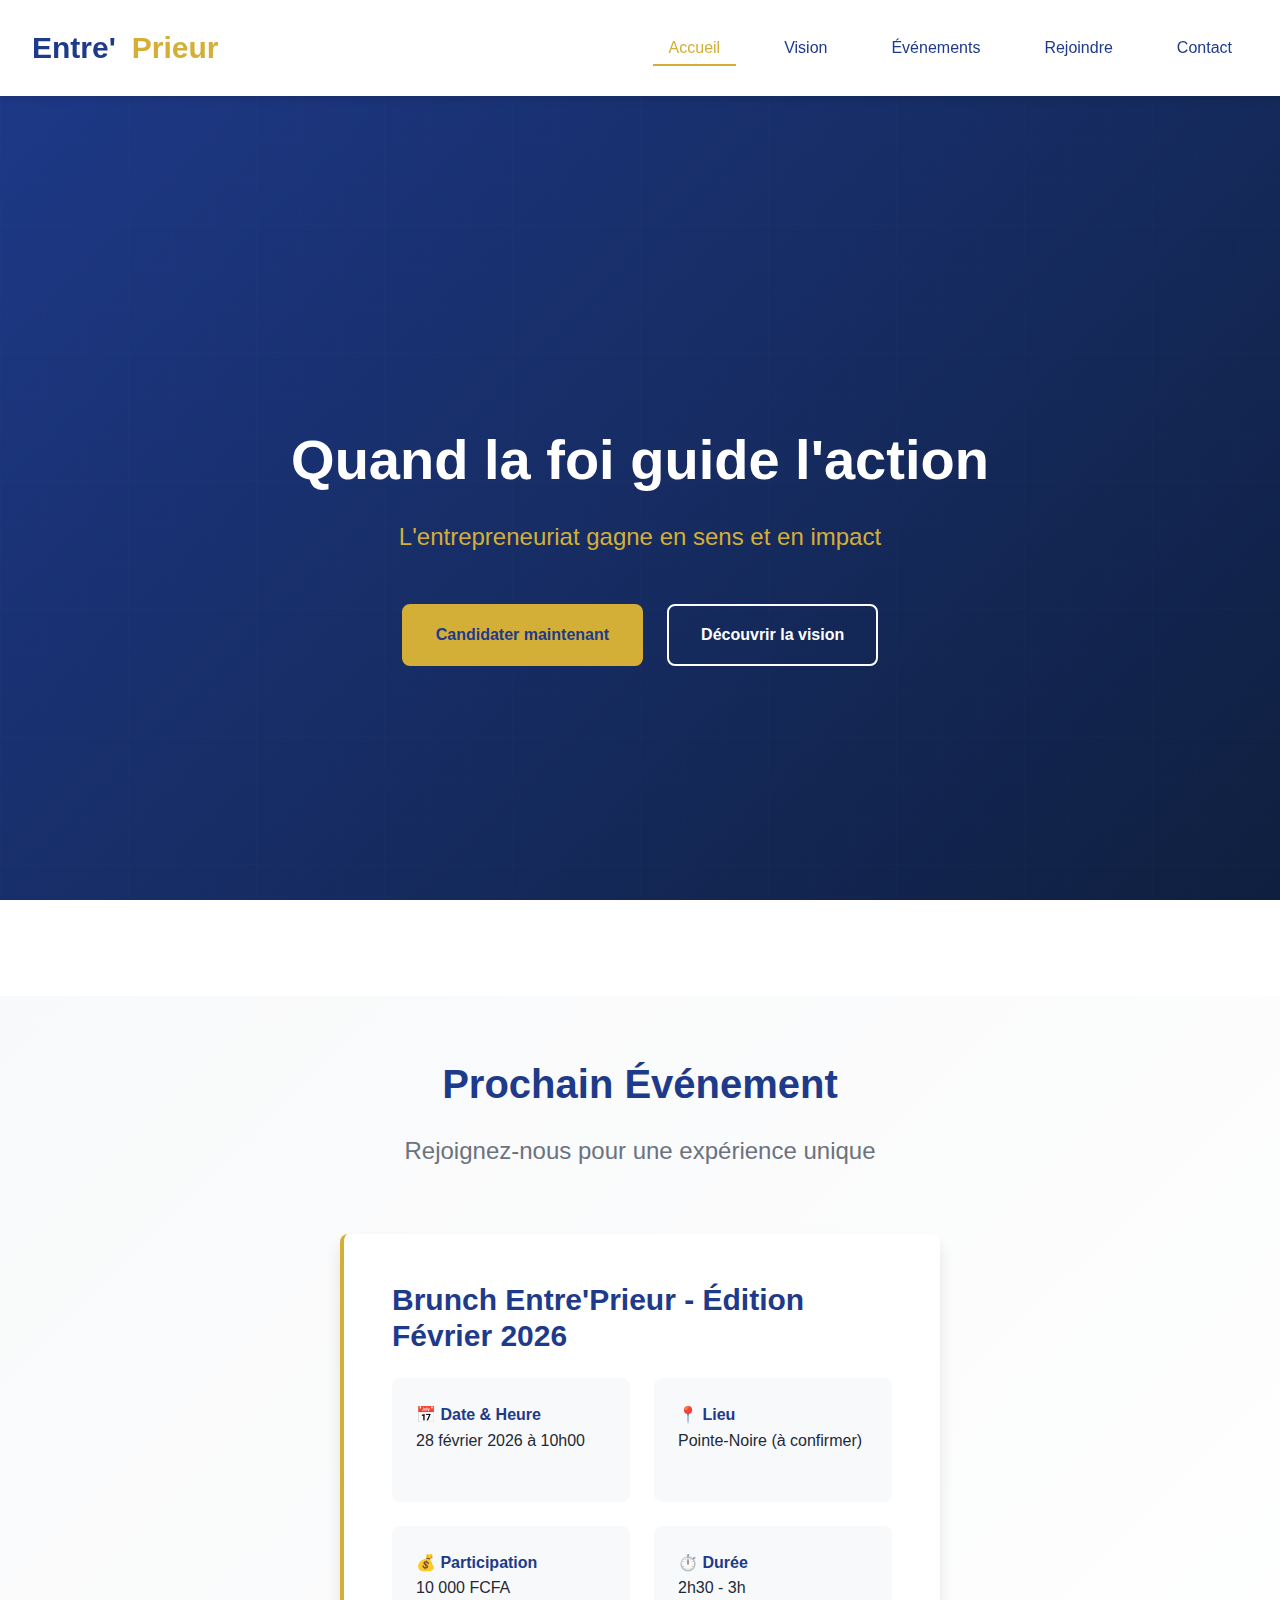
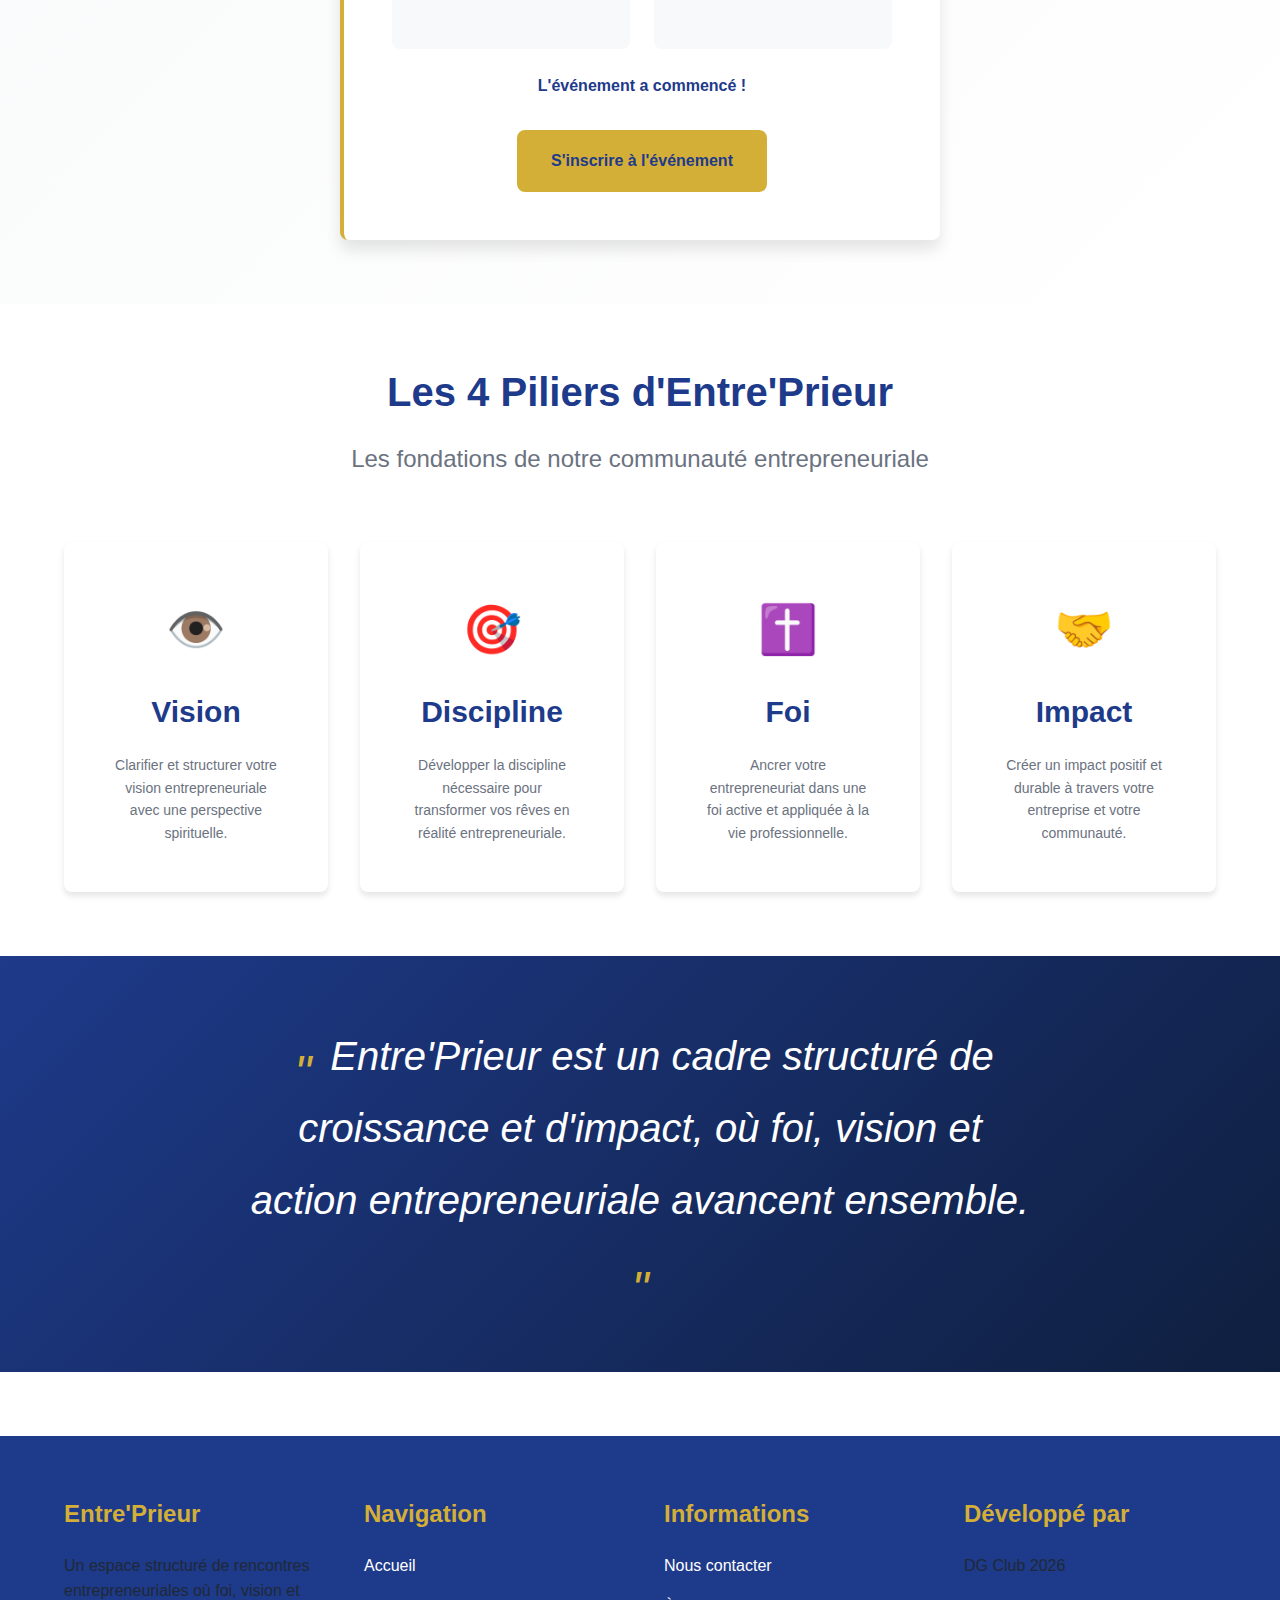
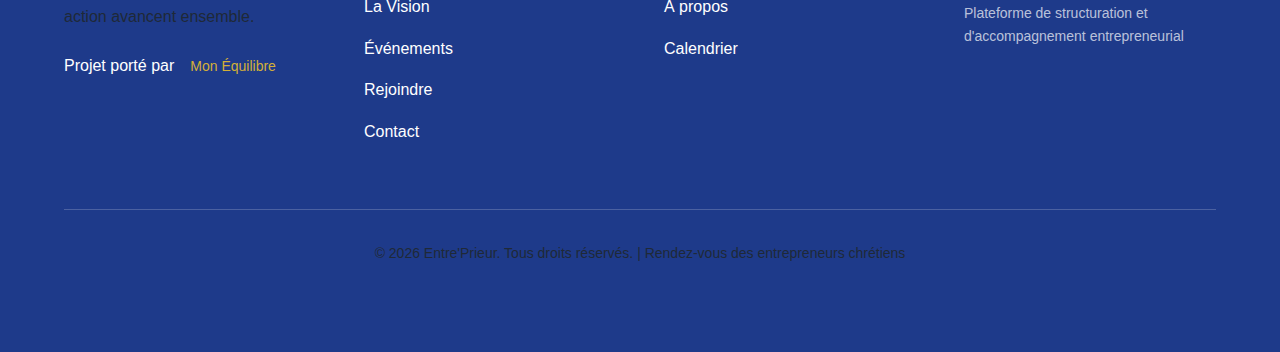
<file: index.html>
<!DOCTYPE html>
<html lang="fr">
<head>
  <meta charset="UTF-8">
  <meta name="viewport" content="width=device-width, initial-scale=1.0">
  <meta name="description" content="Entre'Prieur - Rendez-vous des entrepreneurs chrétiens. Un concept de rencontres entrepreneuriales sous forme de brunch, destiné à créer un espace structuré où entrepreneuriat, vision stratégique et foi se rencontrent.">
  <meta name="keywords" content="entrepreneurs, chrétiens, brunch, foi, entrepreneuriat, vision">
  <meta name="author" content="Entre'Prieur">
  <meta property="og:title" content="Entre'Prieur - Rendez-vous des entrepreneurs chrétiens">
  <meta property="og:description" content="Un espace structuré où entrepreneuriat, vision stratégique et foi se rencontrent.">
  <meta property="og:type" content="website">
  
  <title>Entre'Prieur - Rendez-vous des entrepreneurs chrétiens</title>
  <link rel="stylesheet" href="css/style.css">
  <link rel="icon" type="image/svg+xml" href="data:image/svg+xml,<svg xmlns='http://www.w3.org/2000/svg' viewBox='0 0 100 100'><text y='75' font-size='75' fill='%231e3a8a' font-weight='bold'>E</text></svg>">
</head>
<body>
  <!-- ============================================
       HEADER & NAVIGATION
       ============================================ -->
  <header>
    <nav class="navbar">
      <div class="logo">
        Entre'<span>Prieur</span>
      </div>
      <nav>
        <ul>
          <li><a href="index.html">Accueil</a></li>
          <li><a href="vision.html">Vision</a></li>
          <li><a href="evenements.html">Événements</a></li>
          <li><a href="rejoindre.html">Rejoindre</a></li>
          <li><a href="contact.html">Contact</a></li>
        </ul>
      </nav>
      <div class="hamburger">
        <span></span>
        <span></span>
        <span></span>
      </div>
    </nav>
  </header>

  <!-- ============================================
       HERO SECTION
       ============================================ -->
  <section class="hero">
    <div class="hero-content">
      <h1>Quand la foi guide l'action</h1>
      <p class="subtitle">L'entrepreneuriat gagne en sens et en impact</p>
      <div class="hero-buttons">
        <a href="rejoindre.html" class="btn btn-primary">Candidater maintenant</a>
        <a href="vision.html" class="btn btn-secondary">Découvrir la vision</a>
      </div>
    </div>
  </section>

  <!-- ============================================
       PROCHAIN ÉVÉNEMENT
       ============================================ -->
  <section class="event-section">
    <div class="container">
      <div class="section-title">
        <h2>Prochain Événement</h2>
        <p>Rejoignez-nous pour une expérience unique</p>
      </div>

      <div class="event-card">
        <h3>Brunch Entre'Prieur - Édition Février 2026</h3>
        
        <div class="event-details">
          <div class="event-detail">
            <strong>📅 Date & Heure</strong>
            <p>28 février 2026 à 10h00</p>
          </div>
          <div class="event-detail">
            <strong>📍 Lieu</strong>
            <p>Pointe-Noire (à confirmer)</p>
          </div>
          <div class="event-detail">
            <strong>💰 Participation</strong>
            <p>10 000 FCFA</p>
          </div>
          <div class="event-detail">
            <strong>⏱️ Durée</strong>
            <p>2h30 - 3h</p>
          </div>
        </div>

        <div id="countdown"></div>

        <div style="text-align: center; margin-top: 2rem;">
          <a href="evenements.html" class="btn btn-primary">S'inscrire à l'événement</a>
        </div>
      </div>
    </div>
  </section>

  <!-- ============================================
       LES 4 PILIERS
       ============================================ -->
  <section>
    <div class="container">
      <div class="section-title">
        <h2>Les 4 Piliers d'Entre'Prieur</h2>
        <p>Les fondations de notre communauté entrepreneuriale</p>
      </div>

      <div class="pillars-grid">
        <div class="pillar-card">
          <span class="pillar-icon">👁️</span>
          <h3>Vision</h3>
          <p>Clarifier et structurer votre vision entrepreneuriale avec une perspective spirituelle.</p>
        </div>

        <div class="pillar-card">
          <span class="pillar-icon">🎯</span>
          <h3>Discipline</h3>
          <p>Développer la discipline nécessaire pour transformer vos rêves en réalité entrepreneuriale.</p>
        </div>

        <div class="pillar-card">
          <span class="pillar-icon">✝️</span>
          <h3>Foi</h3>
          <p>Ancrer votre entrepreneuriat dans une foi active et appliquée à la vie professionnelle.</p>
        </div>

        <div class="pillar-card">
          <span class="pillar-icon">🤝</span>
          <h3>Impact</h3>
          <p>Créer un impact positif et durable à travers votre entreprise et votre communauté.</p>
        </div>
      </div>
    </div>
  </section>

  <!-- ============================================
       CITATION INSPIRANTE
       ============================================ -->
  <section class="quote-section">
    <blockquote>
      Entre'Prieur est un cadre structuré de croissance et d'impact, où foi, vision et action entrepreneuriale avancent ensemble.
    </blockquote>
  </section>

  <!-- ============================================
       FOOTER
       ============================================ -->
  <footer>
    <div class="container">
      <div class="footer-content">
        <div class="footer-section">
          <h4>Entre'Prieur</h4>
          <p>Un espace structuré de rencontres entrepreneuriales où foi, vision et action avancent ensemble.</p>
          <div class="footer-logo">
            <span>Projet porté par</span>
            <small>Mon Équilibre</small>
          </div>
        </div>

        <div class="footer-section">
          <h4>Navigation</h4>
          <ul>
            <li><a href="index.html">Accueil</a></li>
            <li><a href="vision.html">La Vision</a></li>
            <li><a href="evenements.html">Événements</a></li>
            <li><a href="rejoindre.html">Rejoindre</a></li>
            <li><a href="contact.html">Contact</a></li>
          </ul>
        </div>

        <div class="footer-section">
          <h4>Informations</h4>
          <ul>
            <li><a href="contact.html">Nous contacter</a></li>
            <li><a href="vision.html">À propos</a></li>
            <li><a href="evenements.html">Calendrier</a></li>
          </ul>
        </div>

        <div class="footer-section">
          <h4>Développé par</h4>
          <p>DG Club 2026</p>
          <p style="font-size: 0.875rem; margin-top: 1rem; color: rgba(255, 255, 255, 0.7);">Plateforme de structuration et d'accompagnement entrepreneurial</p>
        </div>
      </div>

      <div class="footer-bottom">
        <p>&copy; 2026 Entre'Prieur. Tous droits réservés. | Rendez-vous des entrepreneurs chrétiens</p>
      </div>
    </div>
  </footer>

  <script src="js/script.js"></script>
</body>
</html>
</file>
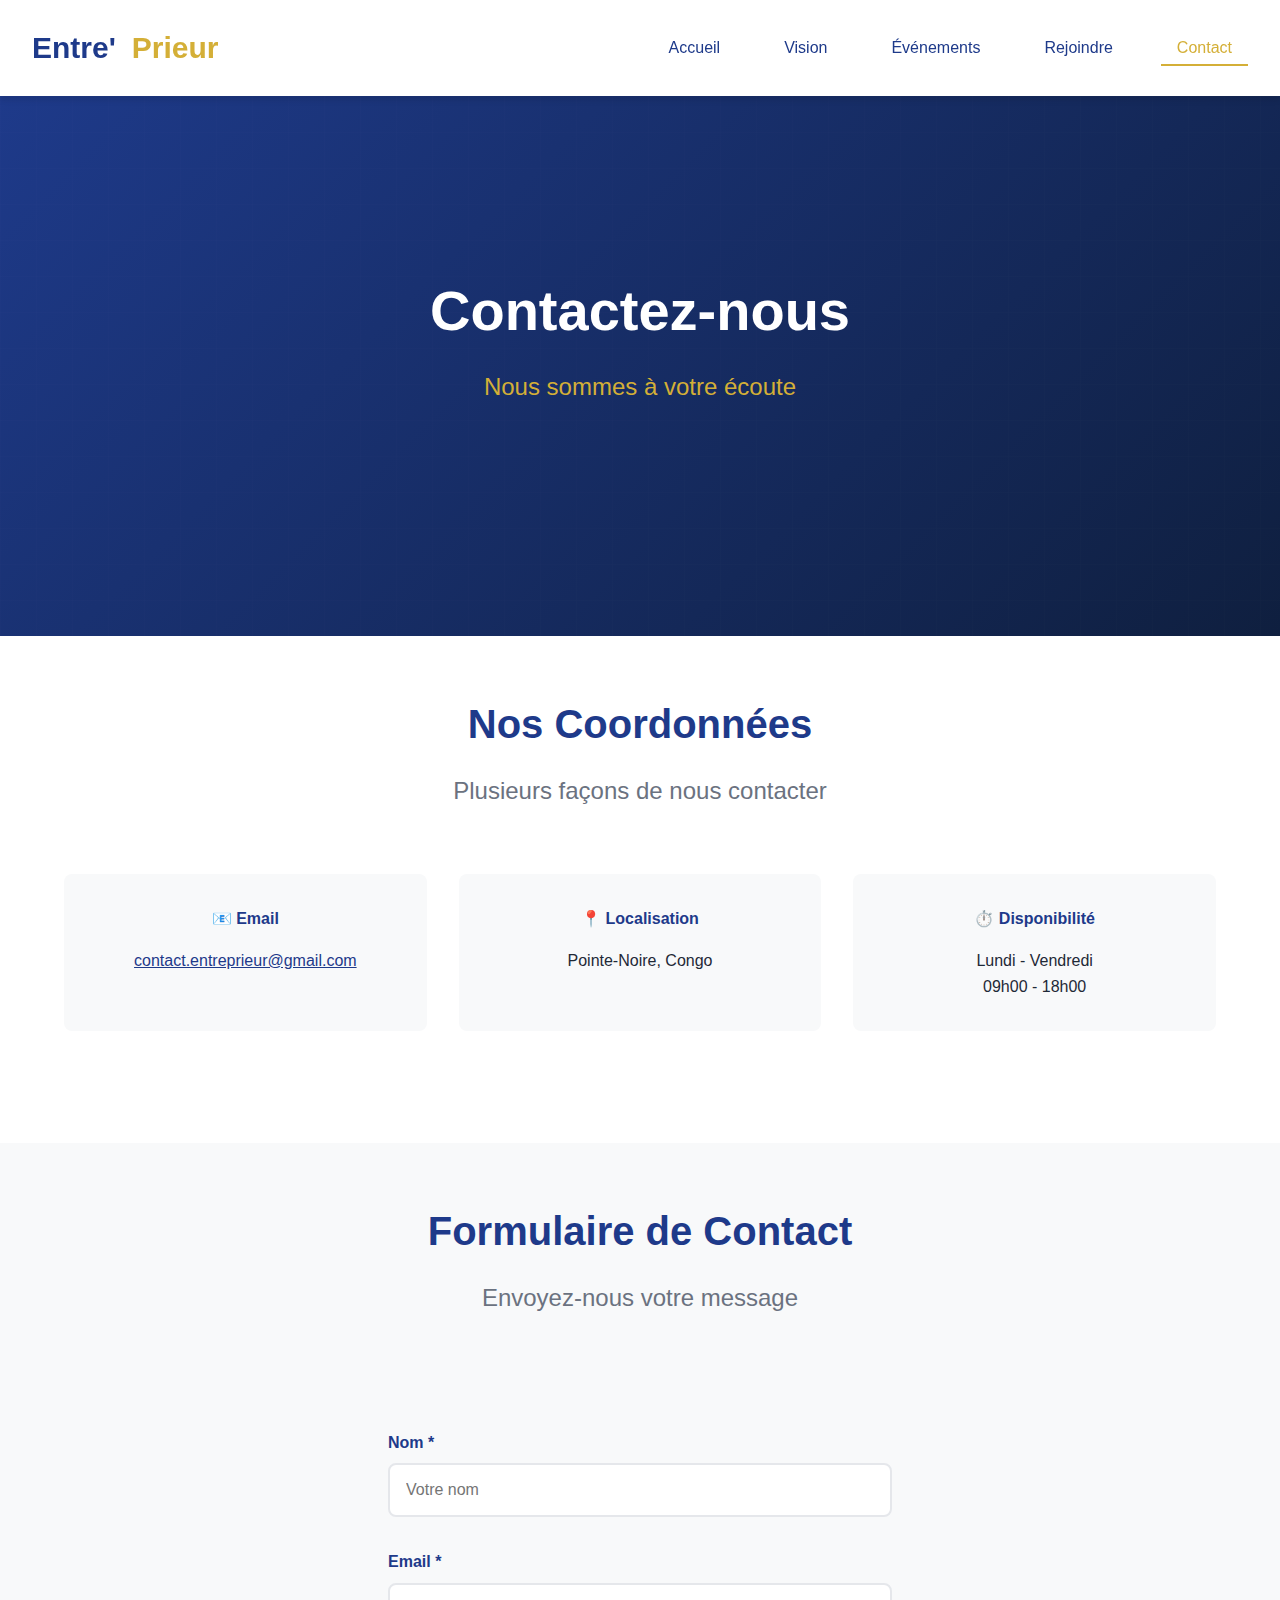
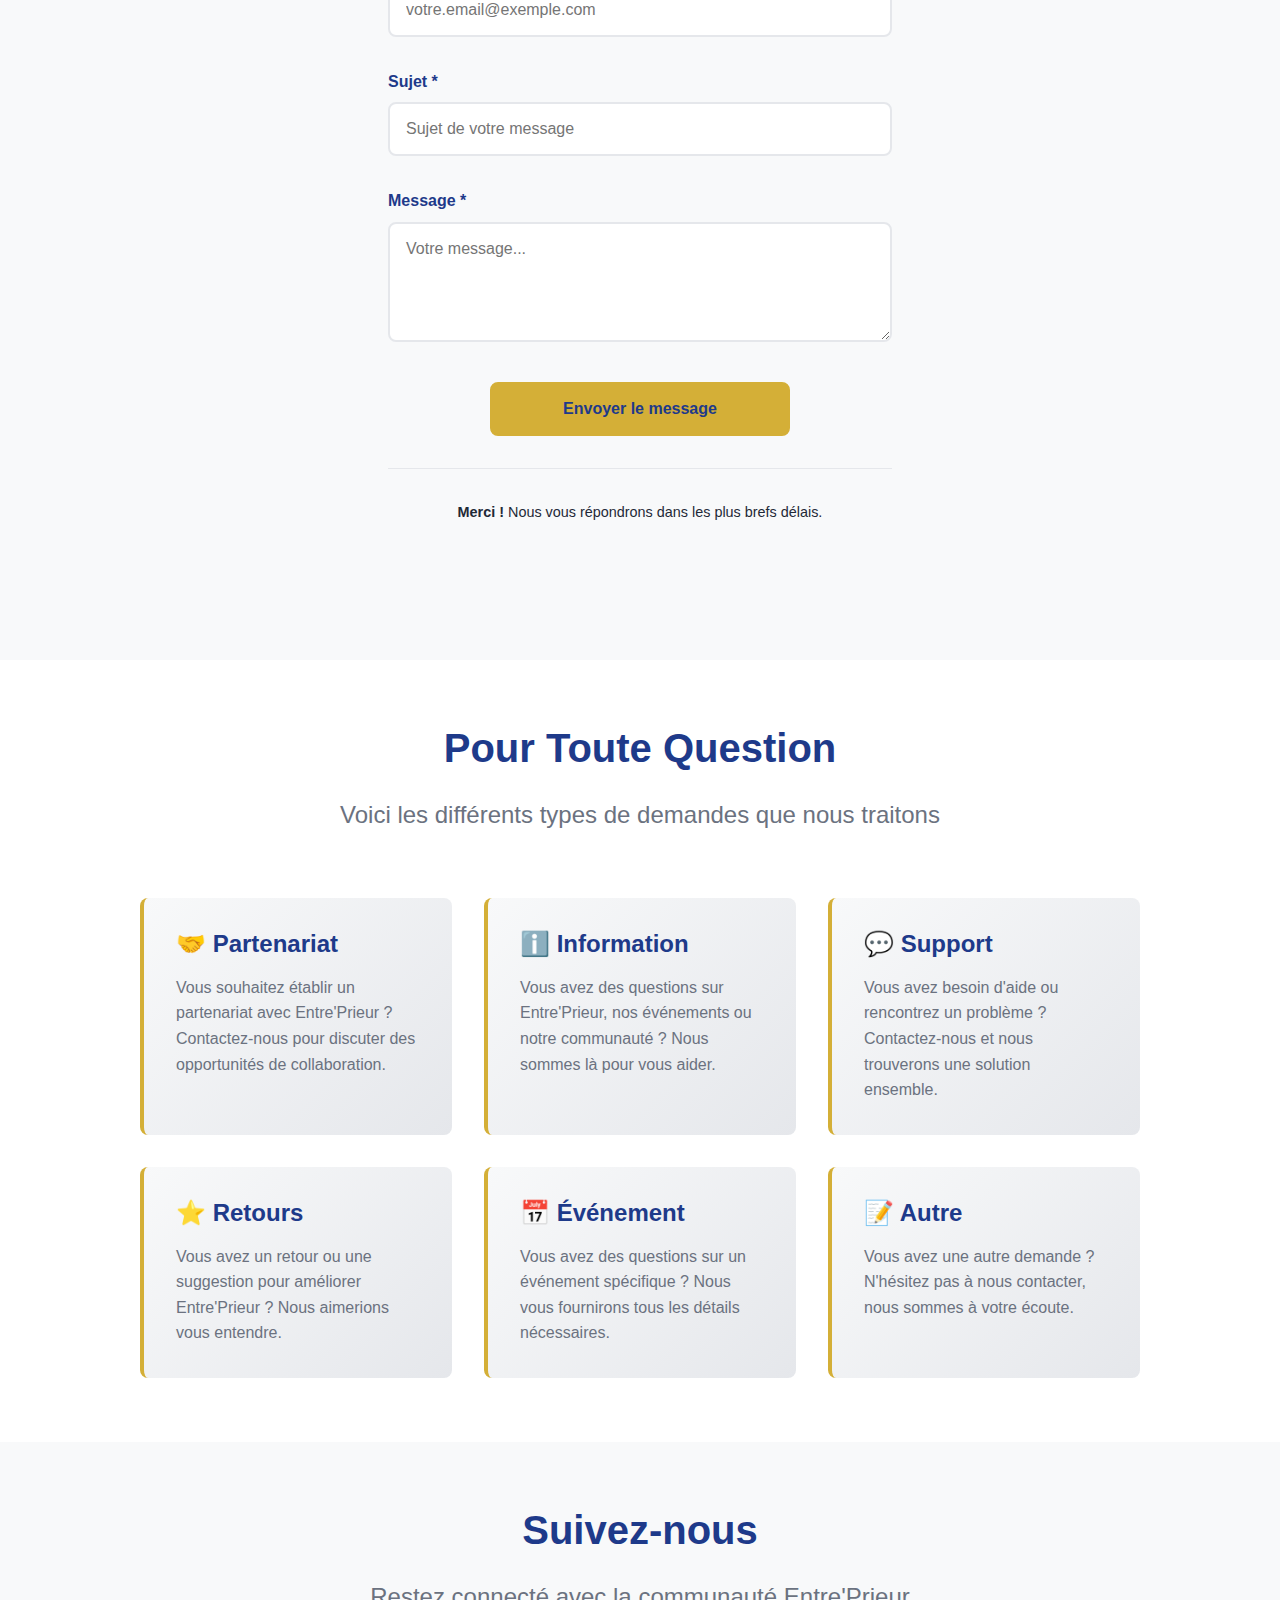
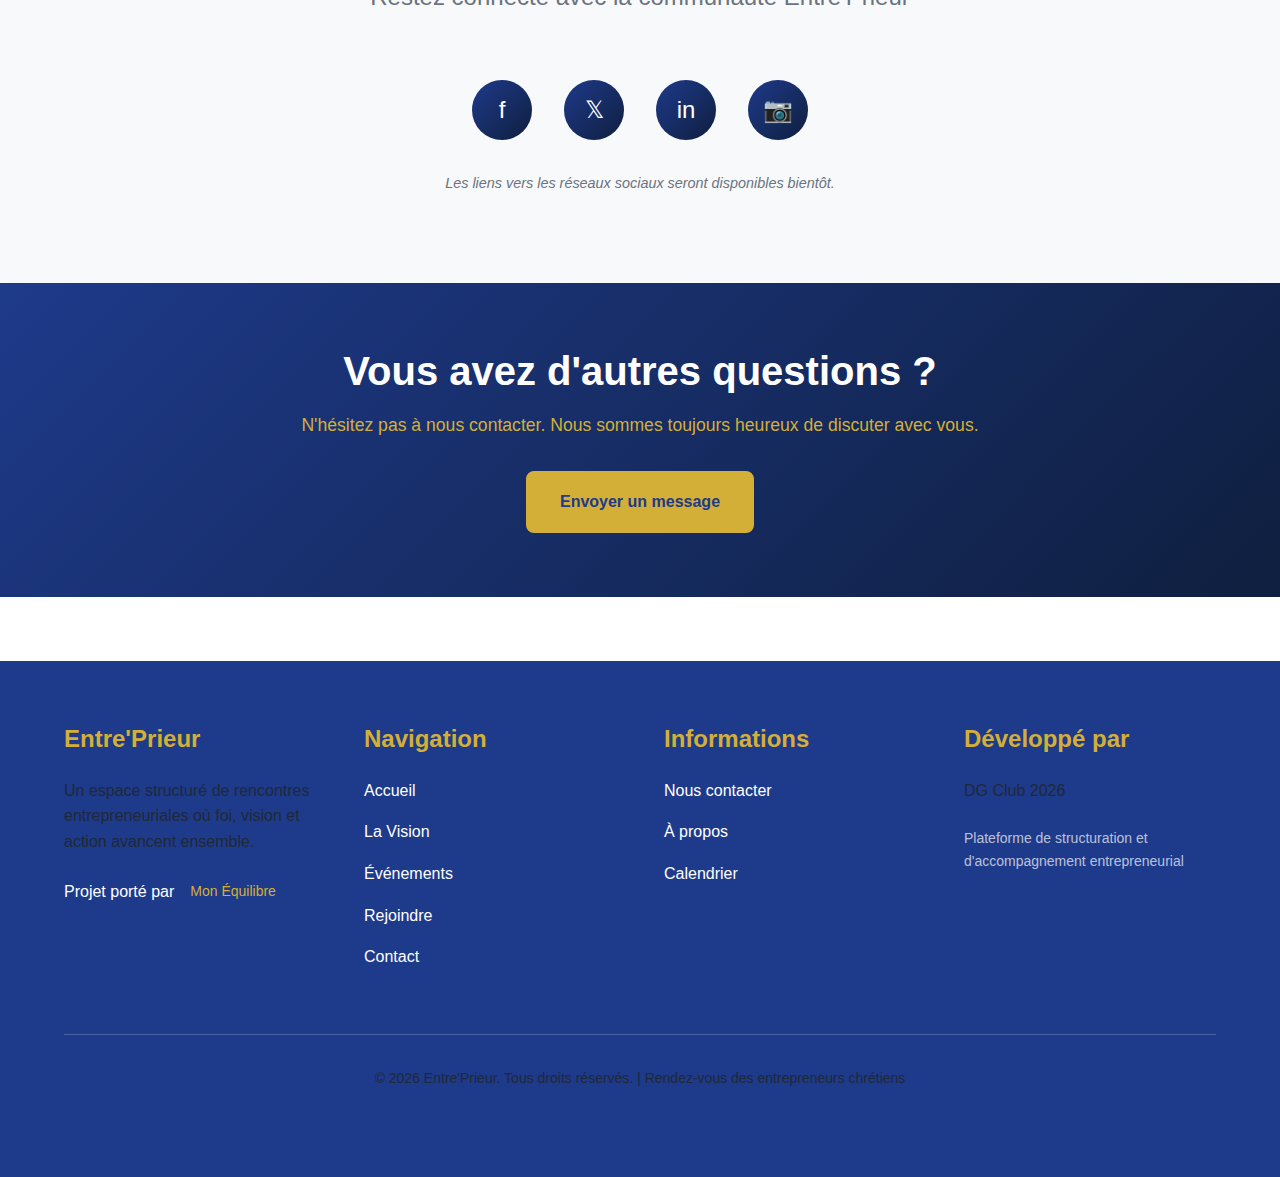
<file: contact.html>
<!DOCTYPE html>
<html lang="fr">
<head>
  <meta charset="UTF-8">
  <meta name="viewport" content="width=device-width, initial-scale=1.0">
  <meta name="description" content="Contactez Entre'Prieur - Rendez-vous des entrepreneurs chrétiens. Nous répondons à vos questions et demandes.">
  <meta name="keywords" content="contact, entre'prieur, entrepreneurs, chrétiens">
  <meta name="author" content="Entre'Prieur">
  
  <title>Contact - Entre'Prieur</title>
  <link rel="stylesheet" href="css/style.css">
  <link rel="icon" type="image/svg+xml" href="data:image/svg+xml,<svg xmlns='http://www.w3.org/2000/svg' viewBox='0 0 100 100'><text y='75' font-size='75' fill='%231e3a8a' font-weight='bold'>E</text></svg>">
</head>
<body>
  <!-- ============================================
       HEADER & NAVIGATION
       ============================================ -->
  <header>
    <nav class="navbar">
      <div class="logo">
        Entre'<span>Prieur</span>
      </div>
      <nav>
        <ul>
          <li><a href="index.html">Accueil</a></li>
          <li><a href="vision.html">Vision</a></li>
          <li><a href="evenements.html">Événements</a></li>
          <li><a href="rejoindre.html">Rejoindre</a></li>
          <li><a href="contact.html">Contact</a></li>
        </ul>
      </nav>
      <div class="hamburger">
        <span></span>
        <span></span>
        <span></span>
      </div>
    </nav>
  </header>

  <!-- ============================================
       PAGE CONTENT
       ============================================ -->
  <main>
    <!-- Hero Section -->
    <section class="hero" style="min-height: 60vh; background: linear-gradient(135deg, #1e3a8a 0%, #0f1f3f 100%);">
      <div class="hero-content">
        <h1 style="color: white;">Contactez-nous</h1>
        <p class="subtitle">Nous sommes à votre écoute</p>
      </div>
    </section>

    <!-- Coordonnées -->
    <section>
      <div class="container">
        <div class="section-title">
          <h2>Nos Coordonnées</h2>
          <p>Plusieurs façons de nous contacter</p>
        </div>

        <div class="contact-info">
          <div class="contact-item">
            <strong>📧 Email</strong>
            <p style="margin: 0.5rem 0 0 0;">
              <a href="mailto:contact.entreprieur@gmail.com" style="color: #1e3a8a; text-decoration: underline;">contact.entreprieur@gmail.com</a>
            </p>
          </div>

          <div class="contact-item">
            <strong>📍 Localisation</strong>
            <p style="margin: 0.5rem 0 0 0;">
              Pointe-Noire, Congo
            </p>
          </div>

          <div class="contact-item">
            <strong>⏱️ Disponibilité</strong>
            <p style="margin: 0.5rem 0 0 0;">
              Lundi - Vendredi<br>
              09h00 - 18h00
            </p>
          </div>
        </div>
      </div>
    </section>

    <!-- Formulaire de Contact -->
    <section style="background-color: #f8f9fa;">
      <div class="container">
        <div class="section-title">
          <h2>Formulaire de Contact</h2>
          <p>Envoyez-nous votre message</p>
        </div>

        <div class="form-container">
          <form id="contact-form">
            <!-- Nom -->
            <div class="form-group">
              <label for="contact-nom">Nom *</label>
              <input type="text" id="contact-nom" name="nom" placeholder="Votre nom" required>
              <div class="error-message"></div>
            </div>

            <!-- Email -->
            <div class="form-group">
              <label for="contact-email">Email *</label>
              <input type="email" id="contact-email" name="email" placeholder="votre.email@exemple.com" required>
              <div class="error-message"></div>
            </div>

            <!-- Sujet -->
            <div class="form-group">
              <label for="contact-sujet">Sujet *</label>
              <input type="text" id="contact-sujet" name="sujet" placeholder="Sujet de votre message" required>
              <div class="error-message"></div>
            </div>

            <!-- Message -->
            <div class="form-group">
              <label for="contact-message">Message *</label>
              <textarea id="contact-message" name="message" placeholder="Votre message..." required></textarea>
              <div class="error-message"></div>
            </div>

            <!-- Bouton Soumettre -->
            <div style="text-align: center; margin-top: 2rem;">
              <button type="submit" class="btn btn-primary" style="width: 100%; max-width: 300px;">Envoyer le message</button>
            </div>
          </form>

          <div style="margin-top: 2rem; padding-top: 2rem; border-top: 1px solid #e5e7eb; text-align: center; color: #6b7280; font-size: 0.9rem;">
            <p>
              <strong>Merci !</strong> Nous vous répondrons dans les plus brefs délais.
            </p>
          </div>
        </div>
      </div>
    </section>

    <!-- Informations Supplémentaires -->
    <section>
      <div class="container">
        <div class="section-title">
          <h2>Pour Toute Question</h2>
          <p>Voici les différents types de demandes que nous traitons</p>
        </div>

        <div style="display: grid; grid-template-columns: repeat(auto-fit, minmax(250px, 1fr)); gap: 2rem; max-width: 1000px; margin: 0 auto;">
          <!-- Partenariat -->
          <div style="background: linear-gradient(135deg, #f8f9fa 0%, #e5e7eb 100%); padding: 2rem; border-radius: 8px; border-left: 4px solid #d4af37;">
            <h4 style="color: #1e3a8a; margin-bottom: 1rem;">🤝 Partenariat</h4>
            <p style="margin: 0; color: #6b7280;">
              Vous souhaitez établir un partenariat avec Entre'Prieur ? Contactez-nous pour discuter des opportunités de collaboration.
            </p>
          </div>

          <!-- Information -->
          <div style="background: linear-gradient(135deg, #f8f9fa 0%, #e5e7eb 100%); padding: 2rem; border-radius: 8px; border-left: 4px solid #d4af37;">
            <h4 style="color: #1e3a8a; margin-bottom: 1rem;">ℹ️ Information</h4>
            <p style="margin: 0; color: #6b7280;">
              Vous avez des questions sur Entre'Prieur, nos événements ou notre communauté ? Nous sommes là pour vous aider.
            </p>
          </div>

          <!-- Support -->
          <div style="background: linear-gradient(135deg, #f8f9fa 0%, #e5e7eb 100%); padding: 2rem; border-radius: 8px; border-left: 4px solid #d4af37;">
            <h4 style="color: #1e3a8a; margin-bottom: 1rem;">💬 Support</h4>
            <p style="margin: 0; color: #6b7280;">
              Vous avez besoin d'aide ou rencontrez un problème ? Contactez-nous et nous trouverons une solution ensemble.
            </p>
          </div>

          <!-- Feedback -->
          <div style="background: linear-gradient(135deg, #f8f9fa 0%, #e5e7eb 100%); padding: 2rem; border-radius: 8px; border-left: 4px solid #d4af37;">
            <h4 style="color: #1e3a8a; margin-bottom: 1rem;">⭐ Retours</h4>
            <p style="margin: 0; color: #6b7280;">
              Vous avez un retour ou une suggestion pour améliorer Entre'Prieur ? Nous aimerions vous entendre.
            </p>
          </div>

          <!-- Événement -->
          <div style="background: linear-gradient(135deg, #f8f9fa 0%, #e5e7eb 100%); padding: 2rem; border-radius: 8px; border-left: 4px solid #d4af37;">
            <h4 style="color: #1e3a8a; margin-bottom: 1rem;">📅 Événement</h4>
            <p style="margin: 0; color: #6b7280;">
              Vous avez des questions sur un événement spécifique ? Nous vous fournirons tous les détails nécessaires.
            </p>
          </div>

          <!-- Autre -->
          <div style="background: linear-gradient(135deg, #f8f9fa 0%, #e5e7eb 100%); padding: 2rem; border-radius: 8px; border-left: 4px solid #d4af37;">
            <h4 style="color: #1e3a8a; margin-bottom: 1rem;">📝 Autre</h4>
            <p style="margin: 0; color: #6b7280;">
              Vous avez une autre demande ? N'hésitez pas à nous contacter, nous sommes à votre écoute.
            </p>
          </div>
        </div>
      </div>
    </section>

    <!-- Réseaux Sociaux (Placeholder) -->
    <section style="background-color: #f8f9fa;">
      <div class="container">
        <div class="section-title">
          <h2>Suivez-nous</h2>
          <p>Restez connecté avec la communauté Entre'Prieur</p>
        </div>

        <div style="display: flex; justify-content: center; gap: 2rem; flex-wrap: wrap;">
          <a href="#" style="display: inline-flex; align-items: center; justify-content: center; width: 60px; height: 60px; background: linear-gradient(135deg, #1e3a8a 0%, #0f1f3f 100%); color: white; border-radius: 50%; text-decoration: none; font-size: 1.5rem; transition: transform 0.3s ease-out;">
            f
          </a>
          <a href="#" style="display: inline-flex; align-items: center; justify-content: center; width: 60px; height: 60px; background: linear-gradient(135deg, #1e3a8a 0%, #0f1f3f 100%); color: white; border-radius: 50%; text-decoration: none; font-size: 1.5rem; transition: transform 0.3s ease-out;">
            𝕏
          </a>
          <a href="#" style="display: inline-flex; align-items: center; justify-content: center; width: 60px; height: 60px; background: linear-gradient(135deg, #1e3a8a 0%, #0f1f3f 100%); color: white; border-radius: 50%; text-decoration: none; font-size: 1.5rem; transition: transform 0.3s ease-out;">
            in
          </a>
          <a href="#" style="display: inline-flex; align-items: center; justify-content: center; width: 60px; height: 60px; background: linear-gradient(135deg, #1e3a8a 0%, #0f1f3f 100%); color: white; border-radius: 50%; text-decoration: none; font-size: 1.5rem; transition: transform 0.3s ease-out;">
            📷
          </a>
        </div>

        <p style="text-align: center; color: #6b7280; margin-top: 2rem; font-size: 0.9rem;">
          <em>Les liens vers les réseaux sociaux seront disponibles bientôt.</em>
        </p>
      </div>
    </section>

    <!-- CTA -->
    <section style="background: linear-gradient(135deg, #1e3a8a 0%, #0f1f3f 100%); color: white; text-align: center;">
      <div class="container">
        <h2 style="color: white; margin-bottom: 1rem;">Vous avez d'autres questions ?</h2>
        <p style="font-size: 1.1rem; margin-bottom: 2rem; color: #d4af37;">
          N'hésitez pas à nous contacter. Nous sommes toujours heureux de discuter avec vous.
        </p>
        <a href="#contact-form" class="btn btn-primary">Envoyer un message</a>
      </div>
    </section>
  </main>

  <!-- ============================================
       FOOTER
       ============================================ -->
  <footer>
    <div class="container">
      <div class="footer-content">
        <div class="footer-section">
          <h4>Entre'Prieur</h4>
          <p>Un espace structuré de rencontres entrepreneuriales où foi, vision et action avancent ensemble.</p>
          <div class="footer-logo">
            <span>Projet porté par</span>
            <small>Mon Équilibre</small>
          </div>
        </div>

        <div class="footer-section">
          <h4>Navigation</h4>
          <ul>
            <li><a href="index.html">Accueil</a></li>
            <li><a href="vision.html">La Vision</a></li>
            <li><a href="evenements.html">Événements</a></li>
            <li><a href="rejoindre.html">Rejoindre</a></li>
            <li><a href="contact.html">Contact</a></li>
          </ul>
        </div>

        <div class="footer-section">
          <h4>Informations</h4>
          <ul>
            <li><a href="contact.html">Nous contacter</a></li>
            <li><a href="vision.html">À propos</a></li>
            <li><a href="evenements.html">Calendrier</a></li>
          </ul>
        </div>

        <div class="footer-section">
          <h4>Développé par</h4>
          <p>DG Club 2026</p>
          <p style="font-size: 0.875rem; margin-top: 1rem; color: rgba(255, 255, 255, 0.7);">Plateforme de structuration et d'accompagnement entrepreneurial</p>
        </div>
      </div>

      <div class="footer-bottom">
        <p>&copy; 2026 Entre'Prieur. Tous droits réservés. | Rendez-vous des entrepreneurs chrétiens</p>
      </div>
    </div>
  </footer>

  <script src="js/script.js"></script>
</body>
</html>
</file>
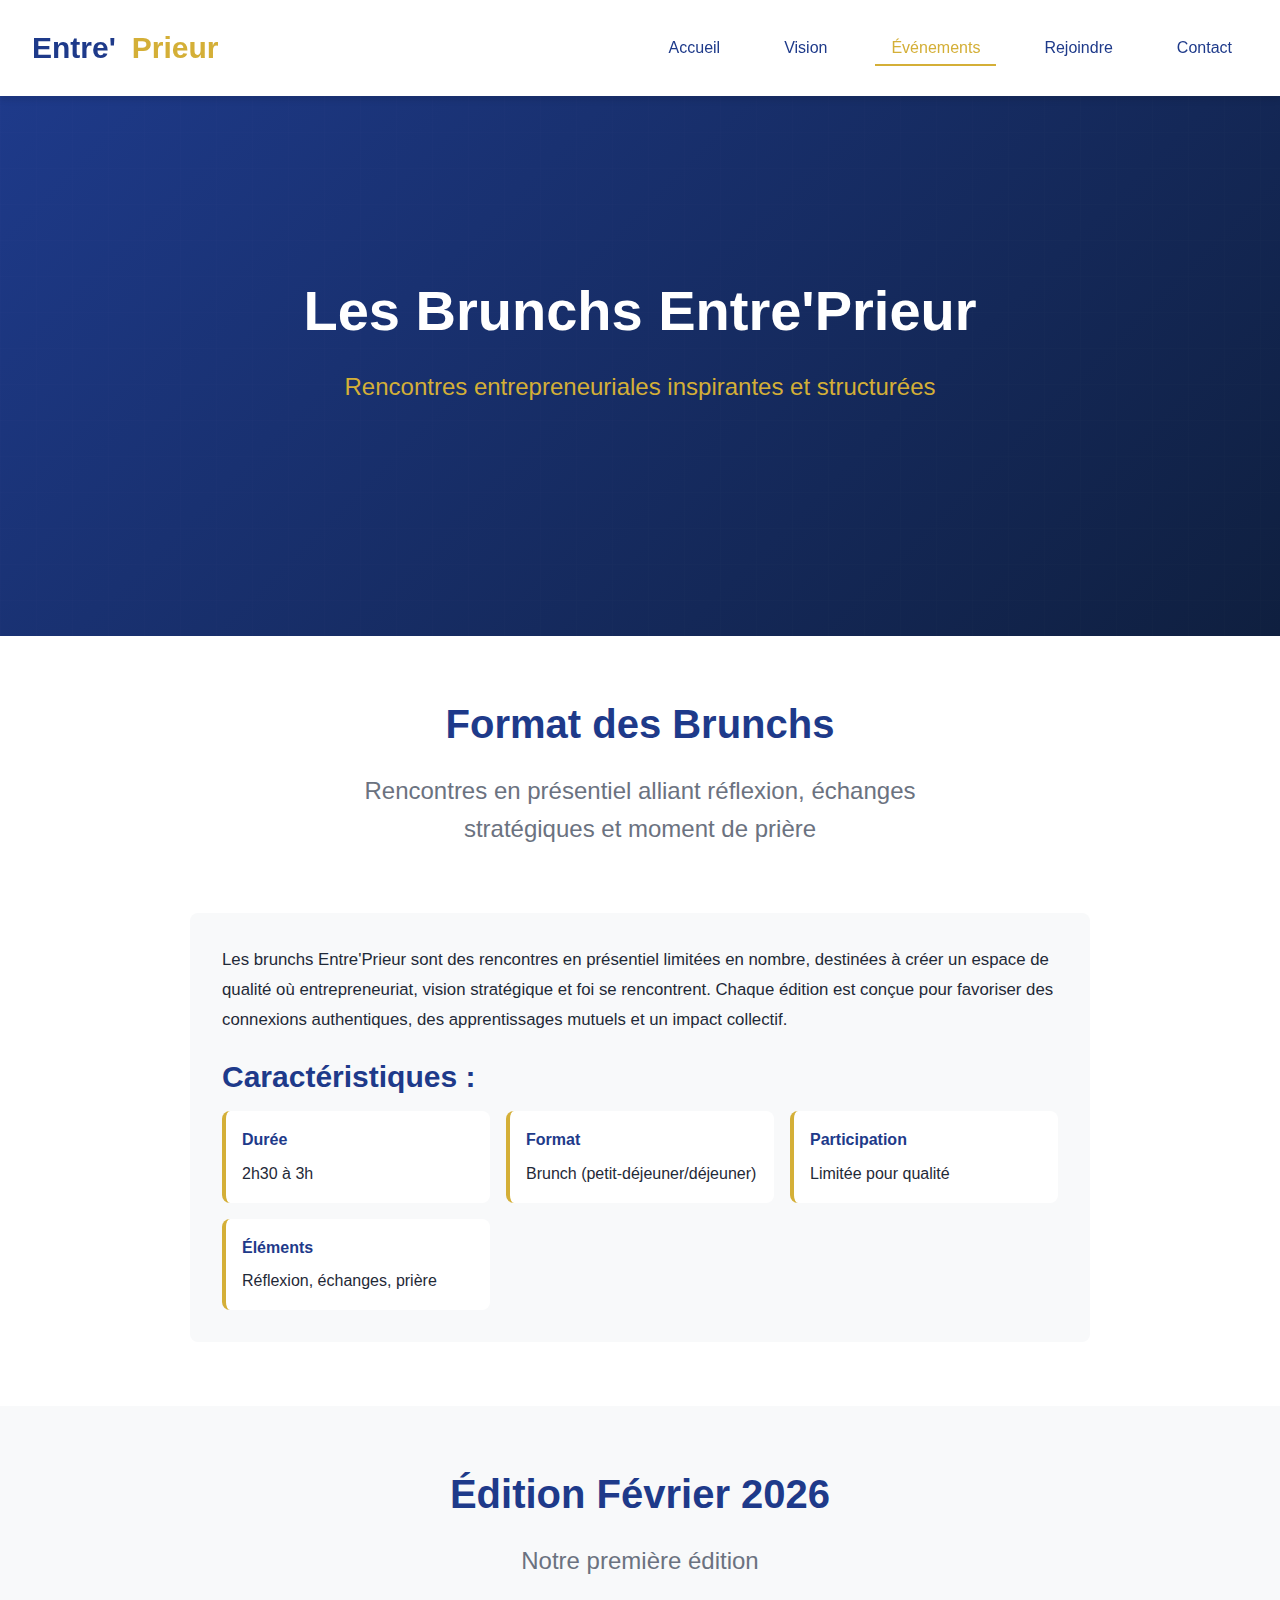
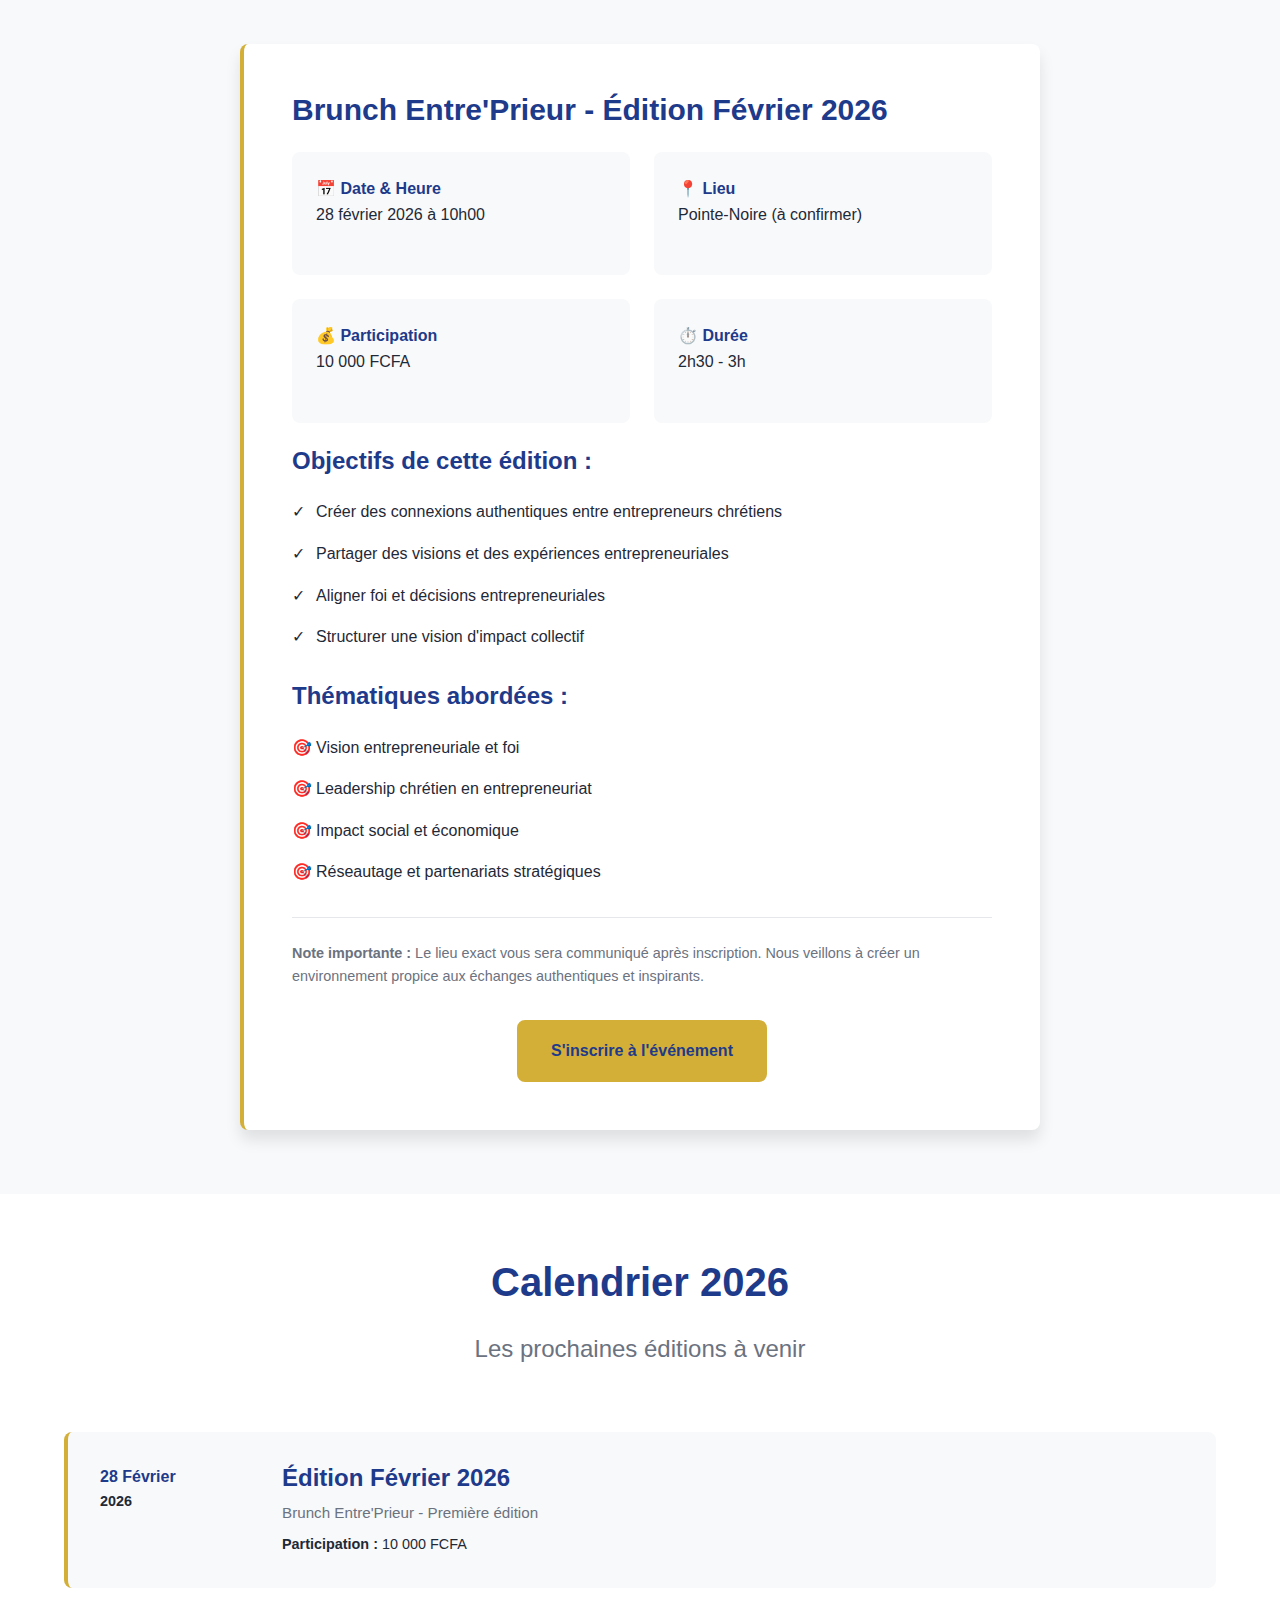
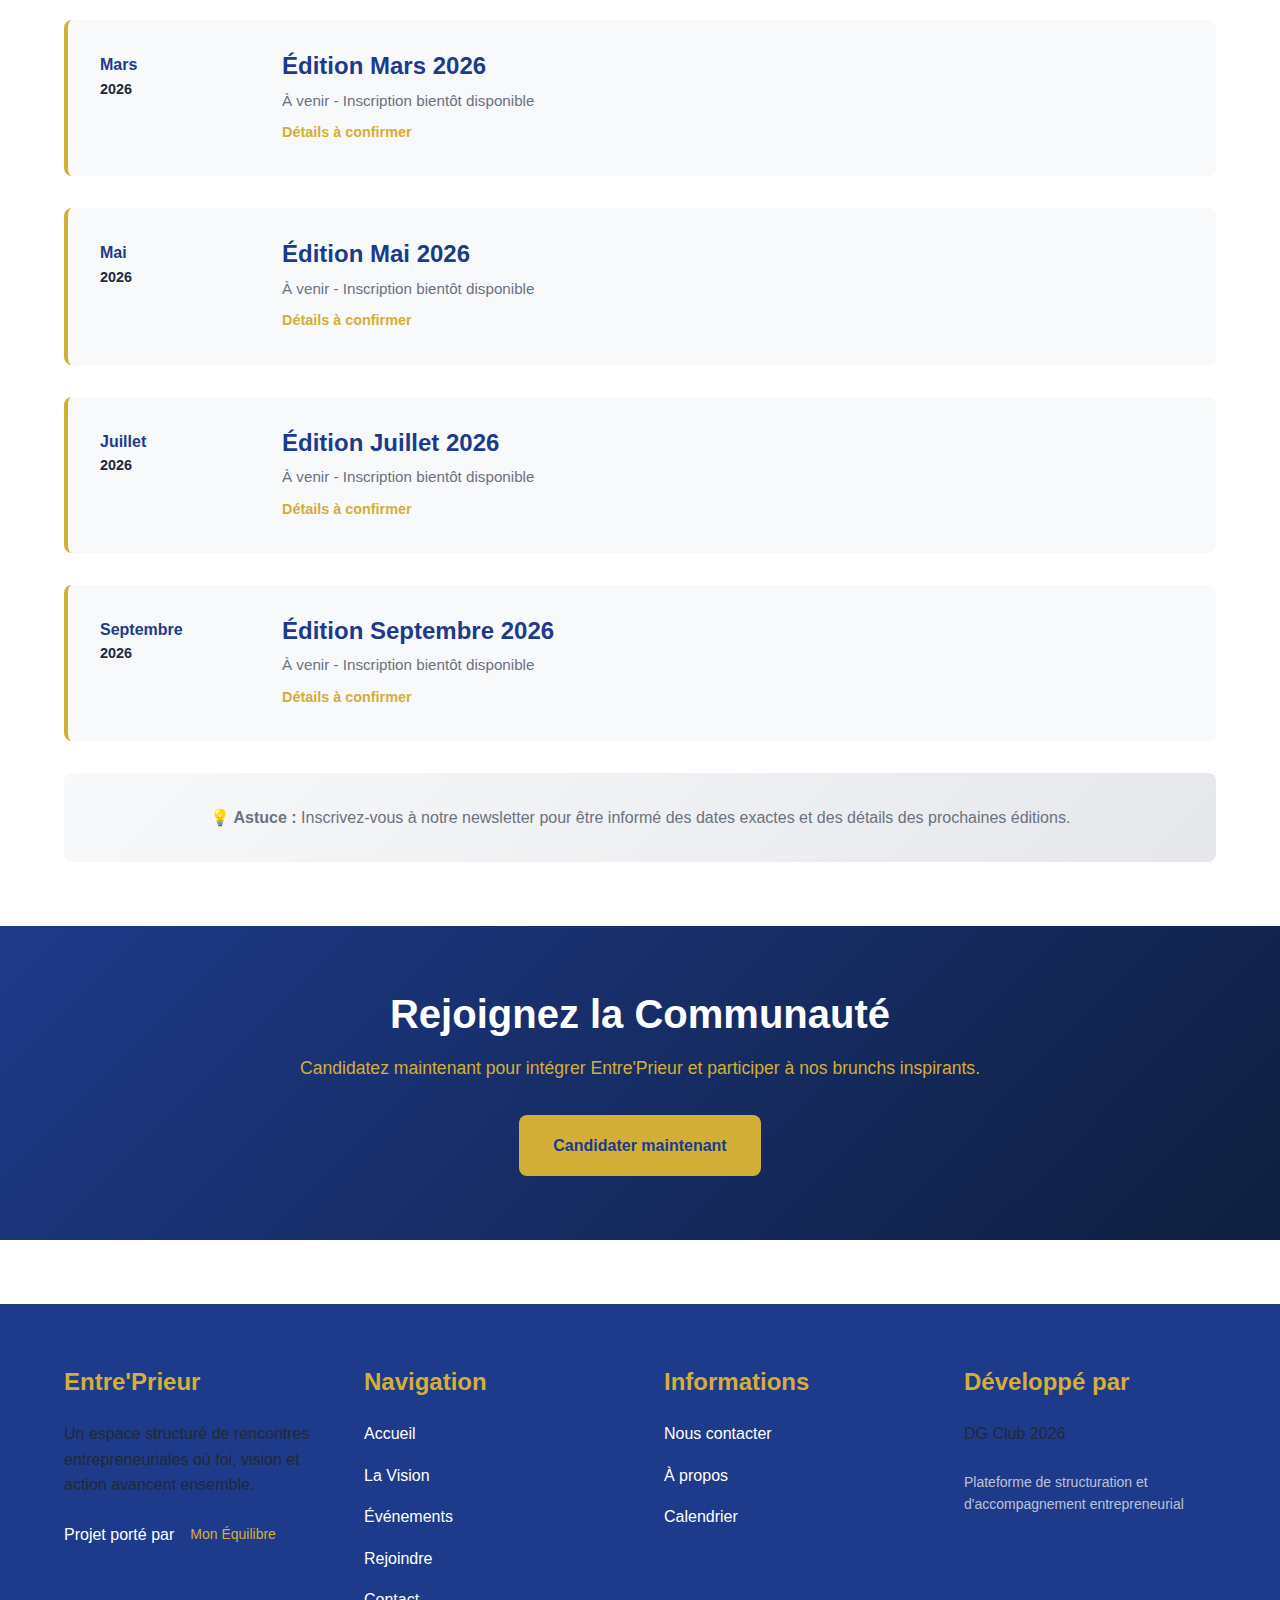
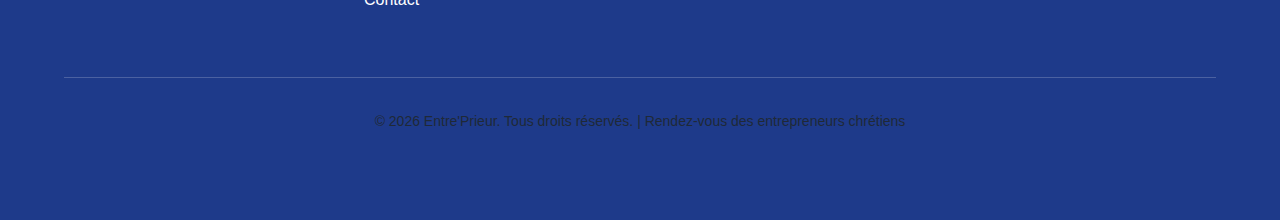
<file: evenements.html>
<!DOCTYPE html>
<html lang="fr">
<head>
  <meta charset="UTF-8">
  <meta name="viewport" content="width=device-width, initial-scale=1.0">
  <meta name="description" content="Les Brunchs Entre'Prieur - Calendrier des événements entrepreneuriaux chrétiens.">
  <meta name="keywords" content="événements, brunch, entrepreneurs, chrétiens, calendrier">
  <meta name="author" content="Entre'Prieur">
  
  <title>Les Événements - Entre'Prieur</title>
  <link rel="stylesheet" href="css/style.css">
  <link rel="icon" type="image/svg+xml" href="data:image/svg+xml,<svg xmlns='http://www.w3.org/2000/svg' viewBox='0 0 100 100'><text y='75' font-size='75' fill='%231e3a8a' font-weight='bold'>E</text></svg>">
</head>
<body>
  <!-- ============================================
       HEADER & NAVIGATION
       ============================================ -->
  <header>
    <nav class="navbar">
      <div class="logo">
        Entre'<span>Prieur</span>
      </div>
      <nav>
        <ul>
          <li><a href="index.html">Accueil</a></li>
          <li><a href="vision.html">Vision</a></li>
          <li><a href="evenements.html">Événements</a></li>
          <li><a href="rejoindre.html">Rejoindre</a></li>
          <li><a href="contact.html">Contact</a></li>
        </ul>
      </nav>
      <div class="hamburger">
        <span></span>
        <span></span>
        <span></span>
      </div>
    </nav>
  </header>

  <!-- ============================================
       PAGE CONTENT
       ============================================ -->
  <main>
    <!-- Hero Section -->
    <section class="hero" style="min-height: 60vh; background: linear-gradient(135deg, #1e3a8a 0%, #0f1f3f 100%);">
      <div class="hero-content">
        <h1 style="color: white;">Les Brunchs Entre'Prieur</h1>
        <p class="subtitle">Rencontres entrepreneuriales inspirantes et structurées</p>
      </div>
    </section>

    <!-- Description du Format -->
    <section>
      <div class="container">
        <div class="section-title">
          <h2>Format des Brunchs</h2>
          <p>Rencontres en présentiel alliant réflexion, échanges stratégiques et moment de prière</p>
        </div>

        <div style="background-color: #f8f9fa; padding: 2rem; border-radius: 8px; max-width: 900px; margin: 0 auto;">
          <p style="font-size: 1.05rem; line-height: 1.8; margin-bottom: 1.5rem;">
            Les brunchs Entre'Prieur sont des rencontres en présentiel limitées en nombre, destinées à créer un espace de qualité où entrepreneuriat, vision stratégique et foi se rencontrent. Chaque édition est conçue pour favoriser des connexions authentiques, des apprentissages mutuels et un impact collectif.
          </p>
          
          <h3 style="color: #1e3a8a; margin: 1.5rem 0 1rem 0;">Caractéristiques :</h3>
          <div style="display: grid; grid-template-columns: repeat(auto-fit, minmax(200px, 1fr)); gap: 1rem;">
            <div style="background: white; padding: 1rem; border-radius: 8px; border-left: 4px solid #d4af37;">
              <strong style="color: #1e3a8a;">Durée</strong>
              <p style="margin: 0.5rem 0 0 0;">2h30 à 3h</p>
            </div>
            <div style="background: white; padding: 1rem; border-radius: 8px; border-left: 4px solid #d4af37;">
              <strong style="color: #1e3a8a;">Format</strong>
              <p style="margin: 0.5rem 0 0 0;">Brunch (petit-déjeuner/déjeuner)</p>
            </div>
            <div style="background: white; padding: 1rem; border-radius: 8px; border-left: 4px solid #d4af37;">
              <strong style="color: #1e3a8a;">Participation</strong>
              <p style="margin: 0.5rem 0 0 0;">Limitée pour qualité</p>
            </div>
            <div style="background: white; padding: 1rem; border-radius: 8px; border-left: 4px solid #d4af37;">
              <strong style="color: #1e3a8a;">Éléments</strong>
              <p style="margin: 0.5rem 0 0 0;">Réflexion, échanges, prière</p>
            </div>
          </div>
        </div>
      </div>
    </section>

    <!-- Événement Principal - Février 2026 -->
    <section style="background-color: #f8f9fa;">
      <div class="container">
        <div class="section-title">
          <h2>Édition Février 2026</h2>
          <p>Notre première édition</p>
        </div>

        <div class="event-card" style="max-width: 800px;">
          <h3>Brunch Entre'Prieur - Édition Février 2026</h3>
          
          <div class="event-details">
            <div class="event-detail">
              <strong>📅 Date & Heure</strong>
              <p>28 février 2026 à 10h00</p>
            </div>
            <div class="event-detail">
              <strong>📍 Lieu</strong>
              <p>Pointe-Noire (à confirmer)</p>
            </div>
            <div class="event-detail">
              <strong>💰 Participation</strong>
              <p>10 000 FCFA</p>
            </div>
            <div class="event-detail">
              <strong>⏱️ Durée</strong>
              <p>2h30 - 3h</p>
            </div>
          </div>

          <h4 style="color: #1e3a8a; margin-top: 1.5rem; margin-bottom: 1rem;">Objectifs de cette édition :</h4>
          <ul style="list-style: none; padding: 0;">
            <li style="padding: 0.5rem 0; padding-left: 1.5rem; position: relative;">
              <span style="position: absolute; left: 0;">✓</span>
              Créer des connexions authentiques entre entrepreneurs chrétiens
            </li>
            <li style="padding: 0.5rem 0; padding-left: 1.5rem; position: relative;">
              <span style="position: absolute; left: 0;">✓</span>
              Partager des visions et des expériences entrepreneuriales
            </li>
            <li style="padding: 0.5rem 0; padding-left: 1.5rem; position: relative;">
              <span style="position: absolute; left: 0;">✓</span>
              Aligner foi et décisions entrepreneuriales
            </li>
            <li style="padding: 0.5rem 0; padding-left: 1.5rem; position: relative;">
              <span style="position: absolute; left: 0;">✓</span>
              Structurer une vision d'impact collectif
            </li>
          </ul>

          <h4 style="color: #1e3a8a; margin-top: 1.5rem; margin-bottom: 1rem;">Thématiques abordées :</h4>
          <ul style="list-style: none; padding: 0;">
            <li style="padding: 0.5rem 0; padding-left: 1.5rem; position: relative;">
              <span style="position: absolute; left: 0;">🎯</span>
              Vision entrepreneuriale et foi
            </li>
            <li style="padding: 0.5rem 0; padding-left: 1.5rem; position: relative;">
              <span style="position: absolute; left: 0;">🎯</span>
              Leadership chrétien en entrepreneuriat
            </li>
            <li style="padding: 0.5rem 0; padding-left: 1.5rem; position: relative;">
              <span style="position: absolute; left: 0;">🎯</span>
              Impact social et économique
            </li>
            <li style="padding: 0.5rem 0; padding-left: 1.5rem; position: relative;">
              <span style="position: absolute; left: 0;">🎯</span>
              Réseautage et partenariats stratégiques
            </li>
          </ul>

          <p style="font-size: 0.9rem; color: #6b7280; margin-top: 1.5rem; padding-top: 1.5rem; border-top: 1px solid #e5e7eb;">
            <strong>Note importante :</strong> Le lieu exact vous sera communiqué après inscription. Nous veillons à créer un environnement propice aux échanges authentiques et inspirants.
          </p>

          <div style="text-align: center; margin-top: 2rem;">
            <a href="rejoindre.html" class="btn btn-primary">S'inscrire à l'événement</a>
          </div>
        </div>
      </div>
    </section>

    <!-- Calendrier des Prochaines Éditions -->
    <section>
      <div class="container">
        <div class="section-title">
          <h2>Calendrier 2026</h2>
          <p>Les prochaines éditions à venir</p>
        </div>

        <div class="events-timeline">
          <!-- Février 2026 -->
          <div class="event-timeline-item">
            <div class="event-date">
              <strong>28 Février</strong>
              <p style="margin: 0; font-size: 0.9rem;">2026</p>
            </div>
            <div>
              <h4 style="color: #1e3a8a; margin: 0 0 0.5rem 0;">Édition Février 2026</h4>
              <p style="margin: 0; color: #6b7280; font-size: 0.95rem;">Brunch Entre'Prieur - Première édition</p>
              <p style="margin: 0.5rem 0 0 0; font-size: 0.9rem;">
                <strong>Participation :</strong> 10 000 FCFA
              </p>
            </div>
          </div>

          <!-- Mars 2026 -->
          <div class="event-timeline-item">
            <div class="event-date">
              <strong>Mars</strong>
              <p style="margin: 0; font-size: 0.9rem;">2026</p>
            </div>
            <div>
              <h4 style="color: #1e3a8a; margin: 0 0 0.5rem 0;">Édition Mars 2026</h4>
              <p style="margin: 0; color: #6b7280; font-size: 0.95rem;">À venir - Inscription bientôt disponible</p>
              <p style="margin: 0.5rem 0 0 0; font-size: 0.9rem; color: #d4af37;">
                <strong>Détails à confirmer</strong>
              </p>
            </div>
          </div>

          <!-- Mai 2026 -->
          <div class="event-timeline-item">
            <div class="event-date">
              <strong>Mai</strong>
              <p style="margin: 0; font-size: 0.9rem;">2026</p>
            </div>
            <div>
              <h4 style="color: #1e3a8a; margin: 0 0 0.5rem 0;">Édition Mai 2026</h4>
              <p style="margin: 0; color: #6b7280; font-size: 0.95rem;">À venir - Inscription bientôt disponible</p>
              <p style="margin: 0.5rem 0 0 0; font-size: 0.9rem; color: #d4af37;">
                <strong>Détails à confirmer</strong>
              </p>
            </div>
          </div>

          <!-- Juillet 2026 -->
          <div class="event-timeline-item">
            <div class="event-date">
              <strong>Juillet</strong>
              <p style="margin: 0; font-size: 0.9rem;">2026</p>
            </div>
            <div>
              <h4 style="color: #1e3a8a; margin: 0 0 0.5rem 0;">Édition Juillet 2026</h4>
              <p style="margin: 0; color: #6b7280; font-size: 0.95rem;">À venir - Inscription bientôt disponible</p>
              <p style="margin: 0.5rem 0 0 0; font-size: 0.9rem; color: #d4af37;">
                <strong>Détails à confirmer</strong>
              </p>
            </div>
          </div>

          <!-- Septembre 2026 -->
          <div class="event-timeline-item">
            <div class="event-date">
              <strong>Septembre</strong>
              <p style="margin: 0; font-size: 0.9rem;">2026</p>
            </div>
            <div>
              <h4 style="color: #1e3a8a; margin: 0 0 0.5rem 0;">Édition Septembre 2026</h4>
              <p style="margin: 0; color: #6b7280; font-size: 0.95rem;">À venir - Inscription bientôt disponible</p>
              <p style="margin: 0.5rem 0 0 0; font-size: 0.9rem; color: #d4af37;">
                <strong>Détails à confirmer</strong>
              </p>
            </div>
          </div>
        </div>

        <div style="background: linear-gradient(135deg, #f8f9fa 0%, #e5e7eb 100%); padding: 2rem; border-radius: 8px; margin-top: 2rem; text-align: center;">
          <p style="margin: 0; color: #6b7280; font-size: 1rem;">
            <strong>💡 Astuce :</strong> Inscrivez-vous à notre newsletter pour être informé des dates exactes et des détails des prochaines éditions.
          </p>
        </div>
      </div>
    </section>

    <!-- CTA -->
    <section style="background: linear-gradient(135deg, #1e3a8a 0%, #0f1f3f 100%); color: white; text-align: center;">
      <div class="container">
        <h2 style="color: white; margin-bottom: 1rem;">Rejoignez la Communauté</h2>
        <p style="font-size: 1.1rem; margin-bottom: 2rem; color: #d4af37;">
          Candidatez maintenant pour intégrer Entre'Prieur et participer à nos brunchs inspirants.
        </p>
        <a href="rejoindre.html" class="btn btn-primary">Candidater maintenant</a>
      </div>
    </section>
  </main>

  <!-- ============================================
       FOOTER
       ============================================ -->
  <footer>
    <div class="container">
      <div class="footer-content">
        <div class="footer-section">
          <h4>Entre'Prieur</h4>
          <p>Un espace structuré de rencontres entrepreneuriales où foi, vision et action avancent ensemble.</p>
          <div class="footer-logo">
            <span>Projet porté par</span>
            <small>Mon Équilibre</small>
          </div>
        </div>

        <div class="footer-section">
          <h4>Navigation</h4>
          <ul>
            <li><a href="index.html">Accueil</a></li>
            <li><a href="vision.html">La Vision</a></li>
            <li><a href="evenements.html">Événements</a></li>
            <li><a href="rejoindre.html">Rejoindre</a></li>
            <li><a href="contact.html">Contact</a></li>
          </ul>
        </div>

        <div class="footer-section">
          <h4>Informations</h4>
          <ul>
            <li><a href="contact.html">Nous contacter</a></li>
            <li><a href="vision.html">À propos</a></li>
            <li><a href="evenements.html">Calendrier</a></li>
          </ul>
        </div>

        <div class="footer-section">
          <h4>Développé par</h4>
          <p>DG Club 2026</p>
          <p style="font-size: 0.875rem; margin-top: 1rem; color: rgba(255, 255, 255, 0.7);">Plateforme de structuration et d'accompagnement entrepreneurial</p>
        </div>
      </div>

      <div class="footer-bottom">
        <p>&copy; 2026 Entre'Prieur. Tous droits réservés. | Rendez-vous des entrepreneurs chrétiens</p>
      </div>
    </div>
  </footer>

  <script src="js/script.js"></script>
</body>
</html>
</file>
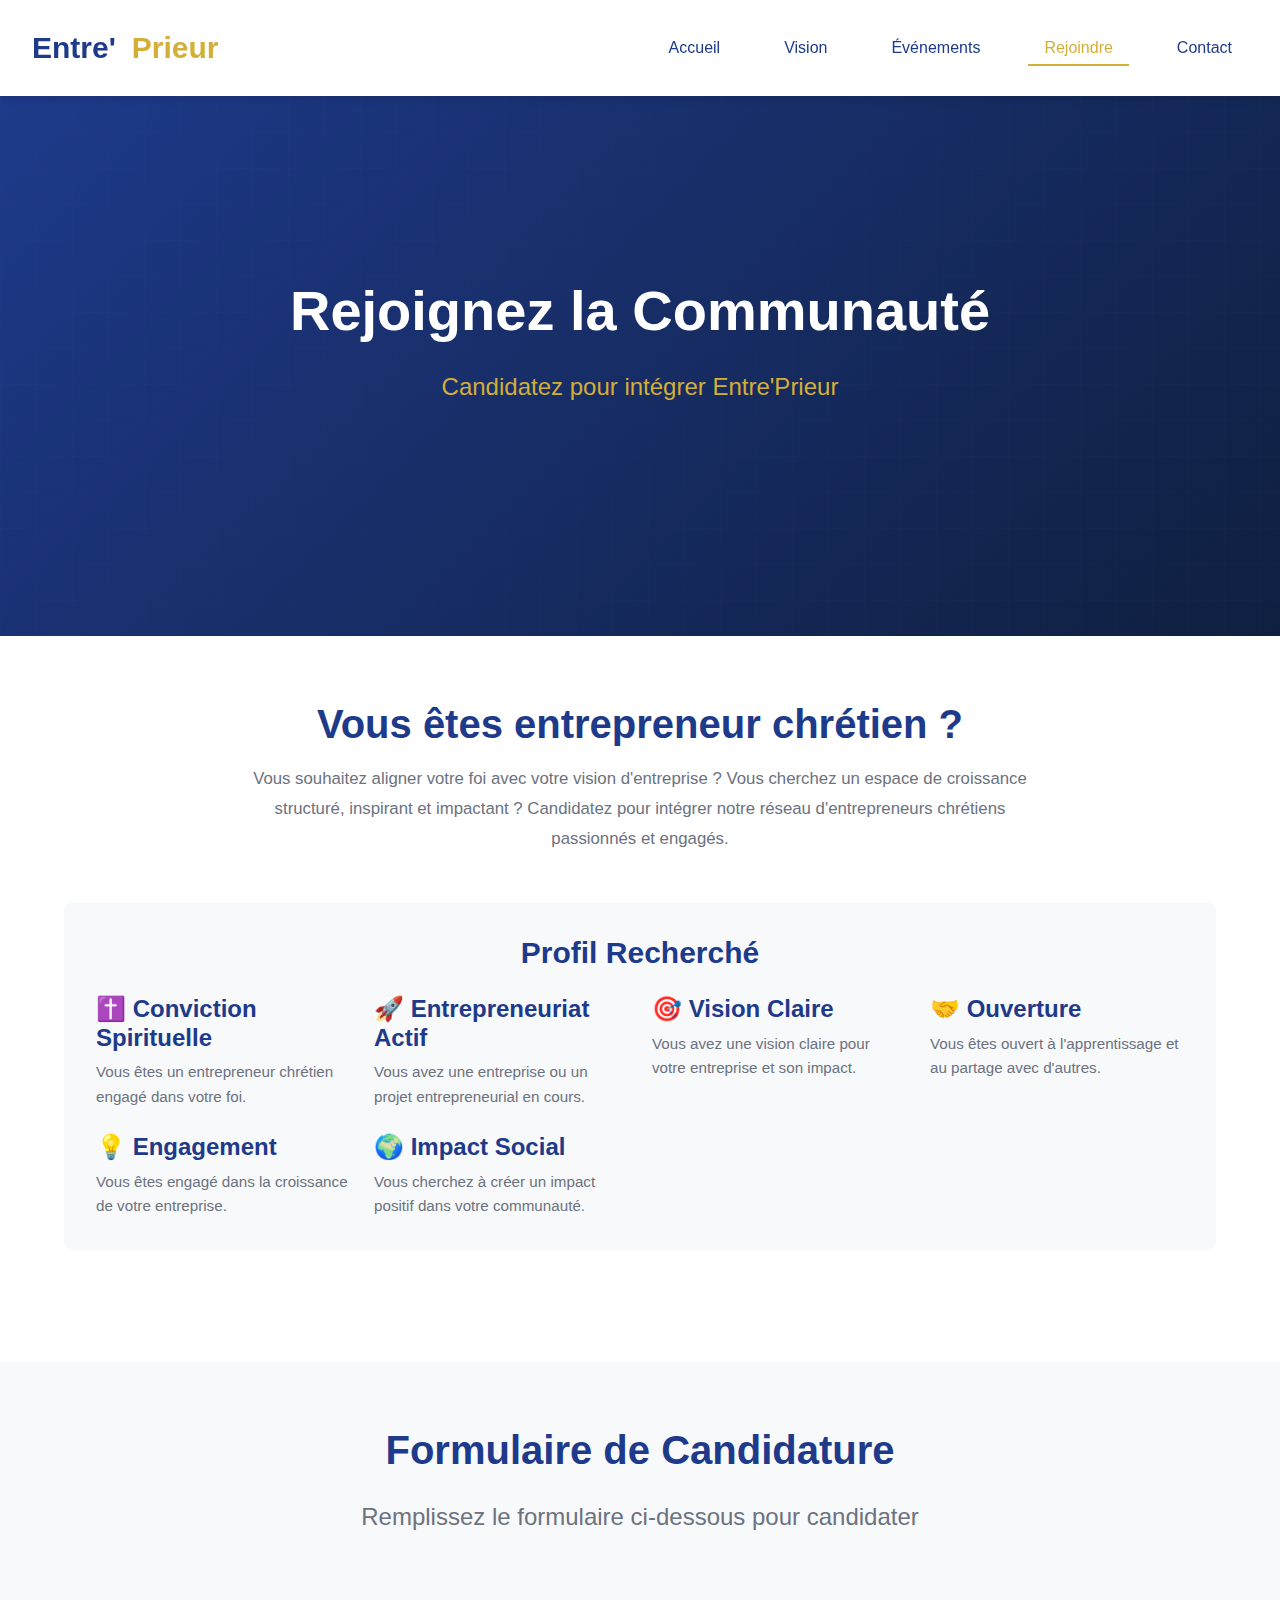
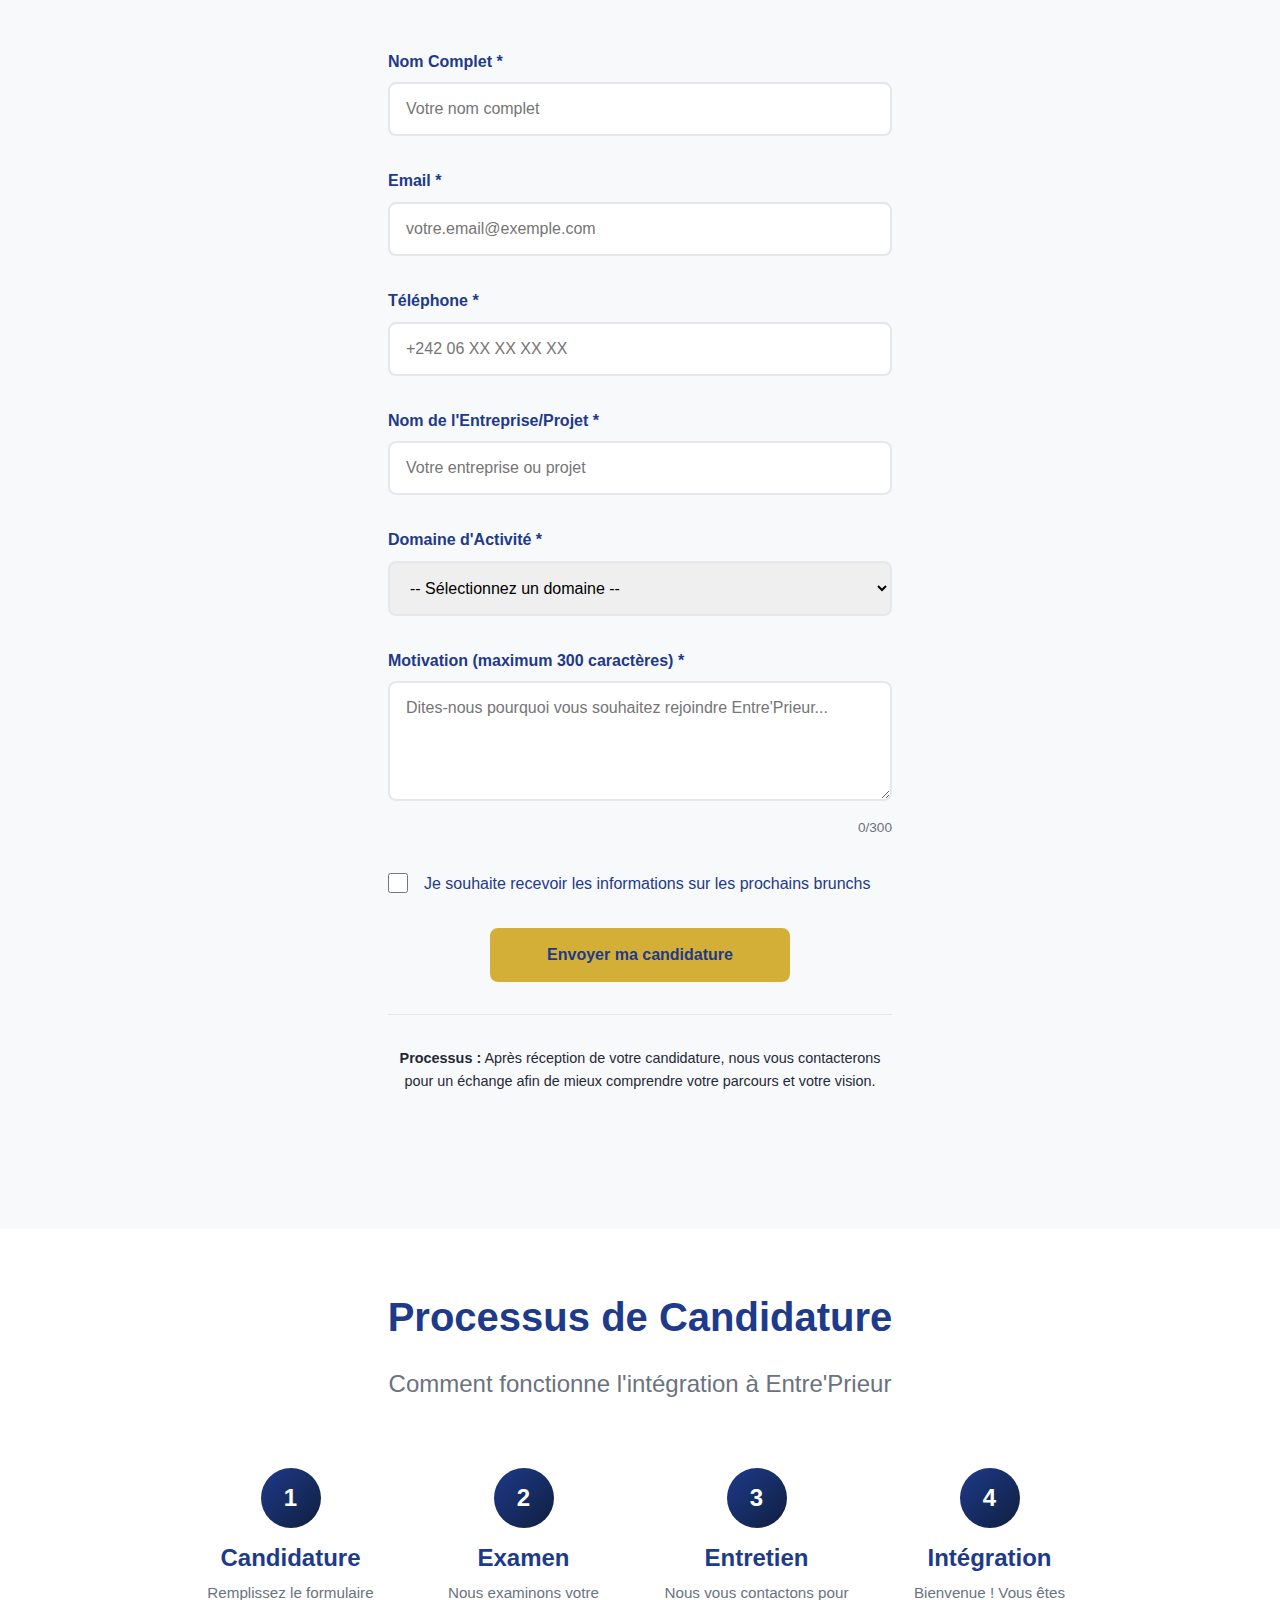
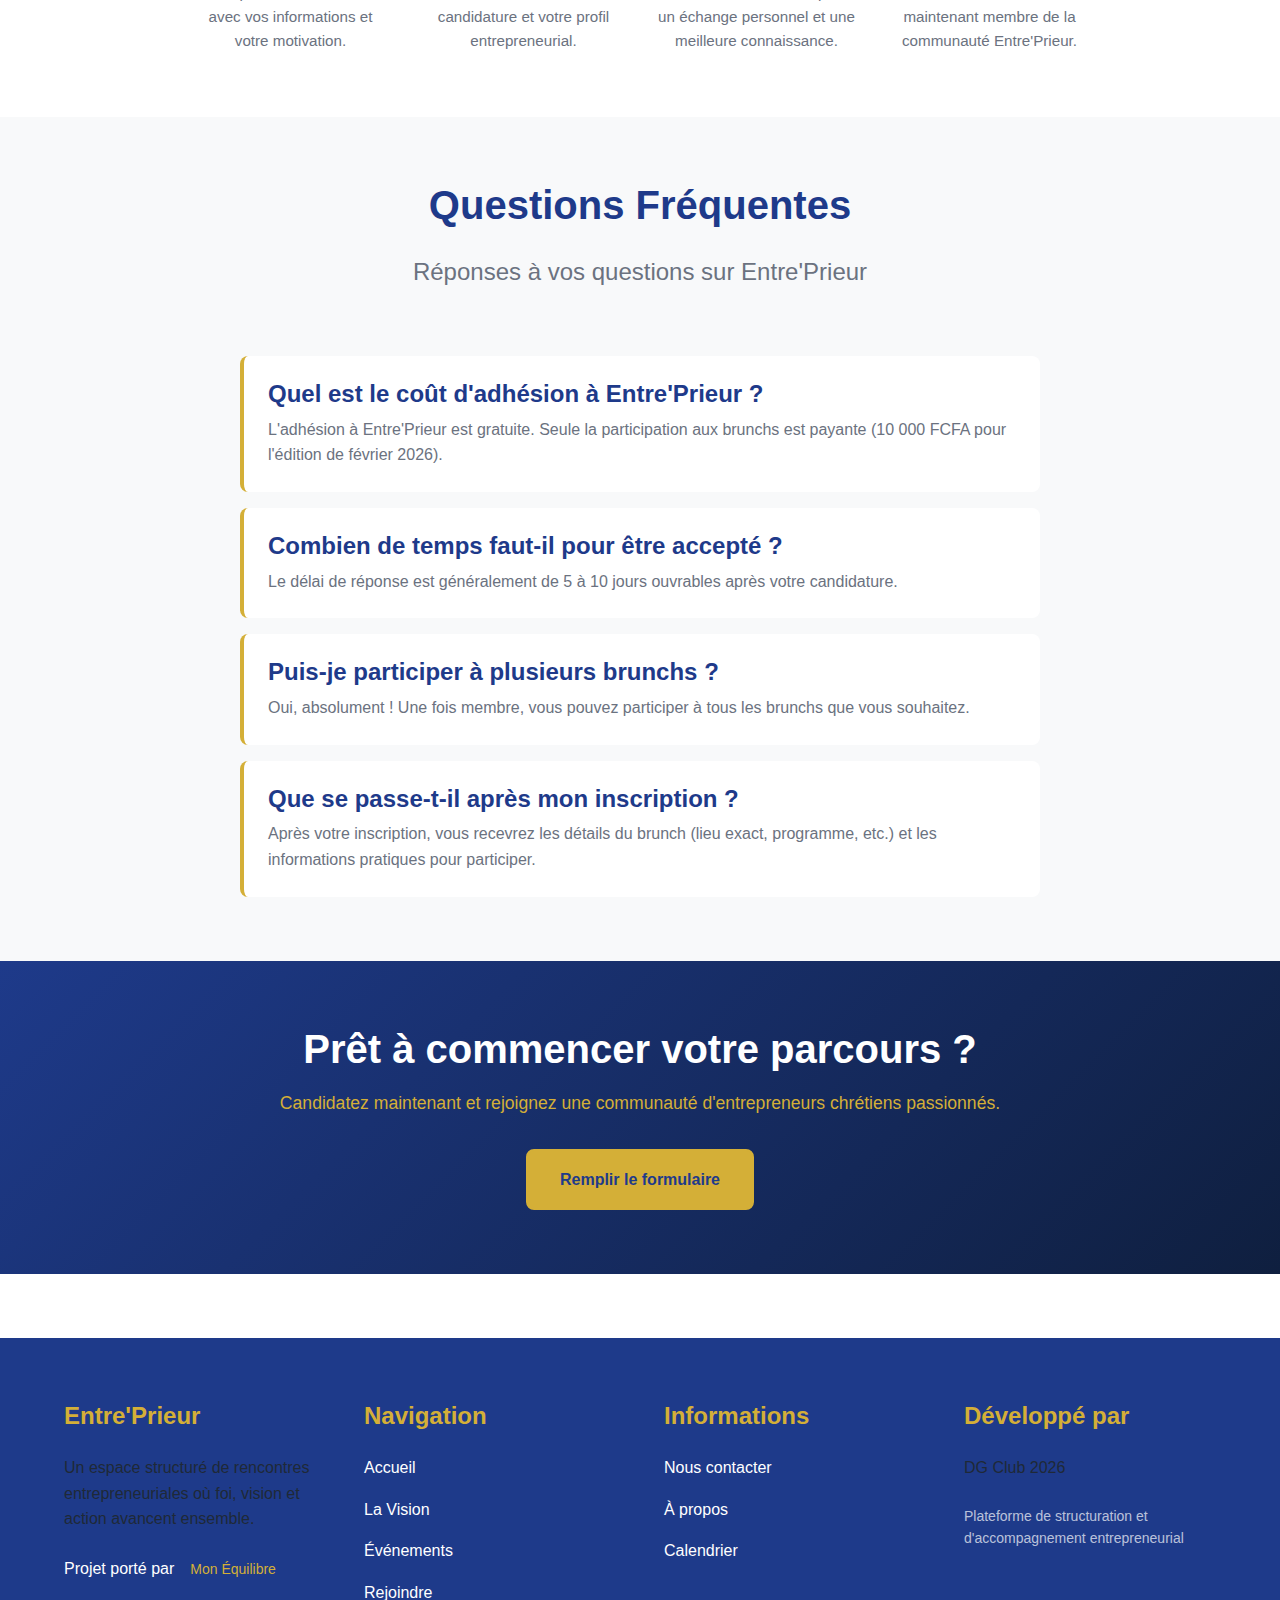
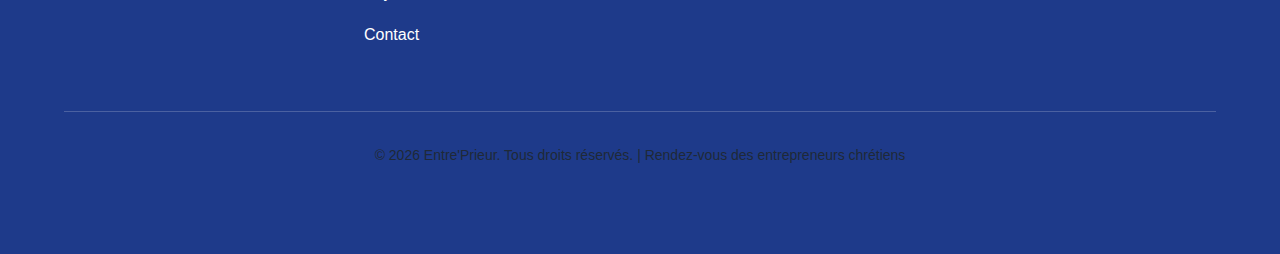
<file: rejoindre.html>
<!DOCTYPE html>
<html lang="fr">
<head>
  <meta charset="UTF-8">
  <meta name="viewport" content="width=device-width, initial-scale=1.0">
  <meta name="description" content="Rejoignez Entre'Prieur - Candidatez pour intégrer la communauté des entrepreneurs chrétiens.">
  <meta name="keywords" content="candidature, entrepreneurs, chrétiens, rejoindre, formulaire">
  <meta name="author" content="Entre'Prieur">
  
  <title>Rejoindre Entre'Prieur</title>
  <link rel="stylesheet" href="css/style.css">
  <link rel="icon" type="image/svg+xml" href="data:image/svg+xml,<svg xmlns='http://www.w3.org/2000/svg' viewBox='0 0 100 100'><text y='75' font-size='75' fill='%231e3a8a' font-weight='bold'>E</text></svg>">
</head>
<body>
  <!-- ============================================
       HEADER & NAVIGATION
       ============================================ -->
  <header>
    <nav class="navbar">
      <div class="logo">
        Entre'<span>Prieur</span>
      </div>
      <nav>
        <ul>
          <li><a href="index.html">Accueil</a></li>
          <li><a href="vision.html">Vision</a></li>
          <li><a href="evenements.html">Événements</a></li>
          <li><a href="rejoindre.html">Rejoindre</a></li>
          <li><a href="contact.html">Contact</a></li>
        </ul>
      </nav>
      <div class="hamburger">
        <span></span>
        <span></span>
        <span></span>
      </div>
    </nav>
  </header>

  <!-- ============================================
       PAGE CONTENT
       ============================================ -->
  <main>
    <!-- Hero Section -->
    <section class="hero" style="min-height: 60vh; background: linear-gradient(135deg, #1e3a8a 0%, #0f1f3f 100%);">
      <div class="hero-content">
        <h1 style="color: white;">Rejoignez la Communauté</h1>
        <p class="subtitle">Candidatez pour intégrer Entre'Prieur</p>
      </div>
    </section>

    <!-- Introduction -->
    <section>
      <div class="container">
        <div style="max-width: 800px; margin: 0 auto; text-align: center; margin-bottom: 3rem;">
          <h2 style="margin-bottom: 1rem;">Vous êtes entrepreneur chrétien ?</h2>
          <p style="font-size: 1.05rem; line-height: 1.8; color: #6b7280;">
            Vous souhaitez aligner votre foi avec votre vision d'entreprise ? Vous cherchez un espace de croissance structuré, inspirant et impactant ? Candidatez pour intégrer notre réseau d'entrepreneurs chrétiens passionnés et engagés.
          </p>
        </div>

        <!-- Critères de Candidature -->
        <div style="background-color: #f8f9fa; padding: 2rem; border-radius: 8px; margin-bottom: 3rem;">
          <h3 style="color: #1e3a8a; text-align: center; margin-bottom: 1.5rem;">Profil Recherché</h3>
          <div style="display: grid; grid-template-columns: repeat(auto-fit, minmax(250px, 1fr)); gap: 1.5rem;">
            <div>
              <h4 style="color: #1e3a8a; margin-bottom: 0.5rem;">✝️ Conviction Spirituelle</h4>
              <p style="margin: 0; color: #6b7280; font-size: 0.95rem;">Vous êtes un entrepreneur chrétien engagé dans votre foi.</p>
            </div>
            <div>
              <h4 style="color: #1e3a8a; margin-bottom: 0.5rem;">🚀 Entrepreneuriat Actif</h4>
              <p style="margin: 0; color: #6b7280; font-size: 0.95rem;">Vous avez une entreprise ou un projet entrepreneurial en cours.</p>
            </div>
            <div>
              <h4 style="color: #1e3a8a; margin-bottom: 0.5rem;">🎯 Vision Claire</h4>
              <p style="margin: 0; color: #6b7280; font-size: 0.95rem;">Vous avez une vision claire pour votre entreprise et son impact.</p>
            </div>
            <div>
              <h4 style="color: #1e3a8a; margin-bottom: 0.5rem;">🤝 Ouverture</h4>
              <p style="margin: 0; color: #6b7280; font-size: 0.95rem;">Vous êtes ouvert à l'apprentissage et au partage avec d'autres.</p>
            </div>
            <div>
              <h4 style="color: #1e3a8a; margin-bottom: 0.5rem;">💡 Engagement</h4>
              <p style="margin: 0; color: #6b7280; font-size: 0.95rem;">Vous êtes engagé dans la croissance de votre entreprise.</p>
            </div>
            <div>
              <h4 style="color: #1e3a8a; margin-bottom: 0.5rem;">🌍 Impact Social</h4>
              <p style="margin: 0; color: #6b7280; font-size: 0.95rem;">Vous cherchez à créer un impact positif dans votre communauté.</p>
            </div>
          </div>
        </div>
      </div>
    </section>

    <!-- Formulaire de Candidature -->
    <section style="background-color: #f8f9fa;">
      <div class="container">
        <div class="section-title">
          <h2>Formulaire de Candidature</h2>
          <p>Remplissez le formulaire ci-dessous pour candidater</p>
        </div>

        <div class="form-container">
          <form id="candidature-form">
            <!-- Nom Complet -->
            <div class="form-group">
              <label for="nom">Nom Complet *</label>
              <input type="text" id="nom" name="nom" placeholder="Votre nom complet" required>
              <div class="error-message"></div>
            </div>

            <!-- Email -->
            <div class="form-group">
              <label for="email">Email *</label>
              <input type="email" id="email" name="email" placeholder="votre.email@exemple.com" required>
              <div class="error-message"></div>
            </div>

            <!-- Téléphone -->
            <div class="form-group">
              <label for="telephone">Téléphone *</label>
              <input type="tel" id="telephone" name="telephone" placeholder="+242 06 XX XX XX XX" required>
              <div class="error-message"></div>
            </div>

            <!-- Nom de l'Entreprise/Projet -->
            <div class="form-group">
              <label for="entreprise">Nom de l'Entreprise/Projet *</label>
              <input type="text" id="entreprise" name="entreprise" placeholder="Votre entreprise ou projet" required>
              <div class="error-message"></div>
            </div>

            <!-- Domaine d'Activité -->
            <div class="form-group">
              <label for="domaine">Domaine d'Activité *</label>
              <select id="domaine" name="domaine" required>
                <option value="">-- Sélectionnez un domaine --</option>
                <option value="commerce">Commerce & Retail</option>
                <option value="technologie">Technologie & Digital</option>
                <option value="services">Services</option>
                <option value="production">Production & Manufacture</option>
                <option value="agriculture">Agriculture & Agroalimentaire</option>
                <option value="sante">Santé & Bien-être</option>
                <option value="education">Éducation & Formation</option>
                <option value="immobilier">Immobilier & Construction</option>
                <option value="finance">Finance & Assurance</option>
                <option value="autre">Autre</option>
              </select>
              <div class="error-message"></div>
            </div>

            <!-- Motivation -->
            <div class="form-group">
              <label for="motivation">Motivation (maximum 300 caractères) *</label>
              <textarea id="motivation" name="motivation" placeholder="Dites-nous pourquoi vous souhaitez rejoindre Entre'Prieur..." maxlength="300" required></textarea>
              <div style="text-align: right; font-size: 0.85rem; color: #6b7280; margin-top: 0.5rem;">
                <span id="motivation-counter">0/300</span>
              </div>
              <div class="error-message"></div>
            </div>

            <!-- Checkbox Newsletter -->
            <div class="checkbox-group">
              <input type="checkbox" id="newsletter" name="newsletter">
              <label for="newsletter" style="margin: 0; font-weight: normal;">Je souhaite recevoir les informations sur les prochains brunchs</label>
            </div>

            <!-- Bouton Soumettre -->
            <div style="text-align: center; margin-top: 2rem;">
              <button type="submit" class="btn btn-primary" style="width: 100%; max-width: 300px;">Envoyer ma candidature</button>
            </div>
          </form>

          <div style="margin-top: 2rem; padding-top: 2rem; border-top: 1px solid #e5e7eb; text-align: center; color: #6b7280; font-size: 0.9rem;">
            <p>
              <strong>Processus :</strong> Après réception de votre candidature, nous vous contacterons pour un échange afin de mieux comprendre votre parcours et votre vision.
            </p>
          </div>
        </div>
      </div>
    </section>

    <!-- Processus de Candidature -->
    <section>
      <div class="container">
        <div class="section-title">
          <h2>Processus de Candidature</h2>
          <p>Comment fonctionne l'intégration à Entre'Prieur</p>
        </div>

        <div style="max-width: 900px; margin: 0 auto;">
          <div style="display: grid; grid-template-columns: repeat(auto-fit, minmax(200px, 1fr)); gap: 2rem; margin-top: 2rem;">
            <!-- Étape 1 -->
            <div style="text-align: center;">
              <div style="background: linear-gradient(135deg, #1e3a8a 0%, #0f1f3f 100%); color: white; width: 60px; height: 60px; border-radius: 50%; display: flex; align-items: center; justify-content: center; font-size: 1.5rem; font-weight: 700; margin: 0 auto 1rem;">
                1
              </div>
              <h4 style="color: #1e3a8a; margin-bottom: 0.5rem;">Candidature</h4>
              <p style="color: #6b7280; font-size: 0.95rem; margin: 0;">
                Remplissez le formulaire avec vos informations et votre motivation.
              </p>
            </div>

            <!-- Étape 2 -->
            <div style="text-align: center;">
              <div style="background: linear-gradient(135deg, #1e3a8a 0%, #0f1f3f 100%); color: white; width: 60px; height: 60px; border-radius: 50%; display: flex; align-items: center; justify-content: center; font-size: 1.5rem; font-weight: 700; margin: 0 auto 1rem;">
                2
              </div>
              <h4 style="color: #1e3a8a; margin-bottom: 0.5rem;">Examen</h4>
              <p style="color: #6b7280; font-size: 0.95rem; margin: 0;">
                Nous examinons votre candidature et votre profil entrepreneurial.
              </p>
            </div>

            <!-- Étape 3 -->
            <div style="text-align: center;">
              <div style="background: linear-gradient(135deg, #1e3a8a 0%, #0f1f3f 100%); color: white; width: 60px; height: 60px; border-radius: 50%; display: flex; align-items: center; justify-content: center; font-size: 1.5rem; font-weight: 700; margin: 0 auto 1rem;">
                3
              </div>
              <h4 style="color: #1e3a8a; margin-bottom: 0.5rem;">Entretien</h4>
              <p style="color: #6b7280; font-size: 0.95rem; margin: 0;">
                Nous vous contactons pour un échange personnel et une meilleure connaissance.
              </p>
            </div>

            <!-- Étape 4 -->
            <div style="text-align: center;">
              <div style="background: linear-gradient(135deg, #1e3a8a 0%, #0f1f3f 100%); color: white; width: 60px; height: 60px; border-radius: 50%; display: flex; align-items: center; justify-content: center; font-size: 1.5rem; font-weight: 700; margin: 0 auto 1rem;">
                4
              </div>
              <h4 style="color: #1e3a8a; margin-bottom: 0.5rem;">Intégration</h4>
              <p style="color: #6b7280; font-size: 0.95rem; margin: 0;">
                Bienvenue ! Vous êtes maintenant membre de la communauté Entre'Prieur.
              </p>
            </div>
          </div>
        </div>
      </div>
    </section>

    <!-- FAQ -->
    <section style="background-color: #f8f9fa;">
      <div class="container">
        <div class="section-title">
          <h2>Questions Fréquentes</h2>
          <p>Réponses à vos questions sur Entre'Prieur</p>
        </div>

        <div style="max-width: 800px; margin: 0 auto;">
          <div style="background: white; padding: 1.5rem; border-radius: 8px; margin-bottom: 1rem; border-left: 4px solid #d4af37;">
            <h4 style="color: #1e3a8a; margin-bottom: 0.5rem;">Quel est le coût d'adhésion à Entre'Prieur ?</h4>
            <p style="margin: 0; color: #6b7280;">
              L'adhésion à Entre'Prieur est gratuite. Seule la participation aux brunchs est payante (10 000 FCFA pour l'édition de février 2026).
            </p>
          </div>

          <div style="background: white; padding: 1.5rem; border-radius: 8px; margin-bottom: 1rem; border-left: 4px solid #d4af37;">
            <h4 style="color: #1e3a8a; margin-bottom: 0.5rem;">Combien de temps faut-il pour être accepté ?</h4>
            <p style="margin: 0; color: #6b7280;">
              Le délai de réponse est généralement de 5 à 10 jours ouvrables après votre candidature.
            </p>
          </div>

          <div style="background: white; padding: 1.5rem; border-radius: 8px; margin-bottom: 1rem; border-left: 4px solid #d4af37;">
            <h4 style="color: #1e3a8a; margin-bottom: 0.5rem;">Puis-je participer à plusieurs brunchs ?</h4>
            <p style="margin: 0; color: #6b7280;">
              Oui, absolument ! Une fois membre, vous pouvez participer à tous les brunchs que vous souhaitez.
            </p>
          </div>

          <div style="background: white; padding: 1.5rem; border-radius: 8px; border-left: 4px solid #d4af37;">
            <h4 style="color: #1e3a8a; margin-bottom: 0.5rem;">Que se passe-t-il après mon inscription ?</h4>
            <p style="margin: 0; color: #6b7280;">
              Après votre inscription, vous recevrez les détails du brunch (lieu exact, programme, etc.) et les informations pratiques pour participer.
            </p>
          </div>
        </div>
      </div>
    </section>

    <!-- CTA -->
    <section style="background: linear-gradient(135deg, #1e3a8a 0%, #0f1f3f 100%); color: white; text-align: center;">
      <div class="container">
        <h2 style="color: white; margin-bottom: 1rem;">Prêt à commencer votre parcours ?</h2>
        <p style="font-size: 1.1rem; margin-bottom: 2rem; color: #d4af37;">
          Candidatez maintenant et rejoignez une communauté d'entrepreneurs chrétiens passionnés.
        </p>
        <a href="#candidature-form" class="btn btn-primary">Remplir le formulaire</a>
      </div>
    </section>
  </main>

  <!-- ============================================
       FOOTER
       ============================================ -->
  <footer>
    <div class="container">
      <div class="footer-content">
        <div class="footer-section">
          <h4>Entre'Prieur</h4>
          <p>Un espace structuré de rencontres entrepreneuriales où foi, vision et action avancent ensemble.</p>
          <div class="footer-logo">
            <span>Projet porté par</span>
            <small>Mon Équilibre</small>
          </div>
        </div>

        <div class="footer-section">
          <h4>Navigation</h4>
          <ul>
            <li><a href="index.html">Accueil</a></li>
            <li><a href="vision.html">La Vision</a></li>
            <li><a href="evenements.html">Événements</a></li>
            <li><a href="rejoindre.html">Rejoindre</a></li>
            <li><a href="contact.html">Contact</a></li>
          </ul>
        </div>

        <div class="footer-section">
          <h4>Informations</h4>
          <ul>
            <li><a href="contact.html">Nous contacter</a></li>
            <li><a href="vision.html">À propos</a></li>
            <li><a href="evenements.html">Calendrier</a></li>
          </ul>
        </div>

        <div class="footer-section">
          <h4>Développé par</h4>
          <p>DG Club 2026</p>
          <p style="font-size: 0.875rem; margin-top: 1rem; color: rgba(255, 255, 255, 0.7);">Plateforme de structuration et d'accompagnement entrepreneurial</p>
        </div>
      </div>

      <div class="footer-bottom">
        <p>&copy; 2026 Entre'Prieur. Tous droits réservés. | Rendez-vous des entrepreneurs chrétiens</p>
      </div>
    </div>
  </footer>

  <script src="js/script.js"></script>
</body>
</html>
</file>
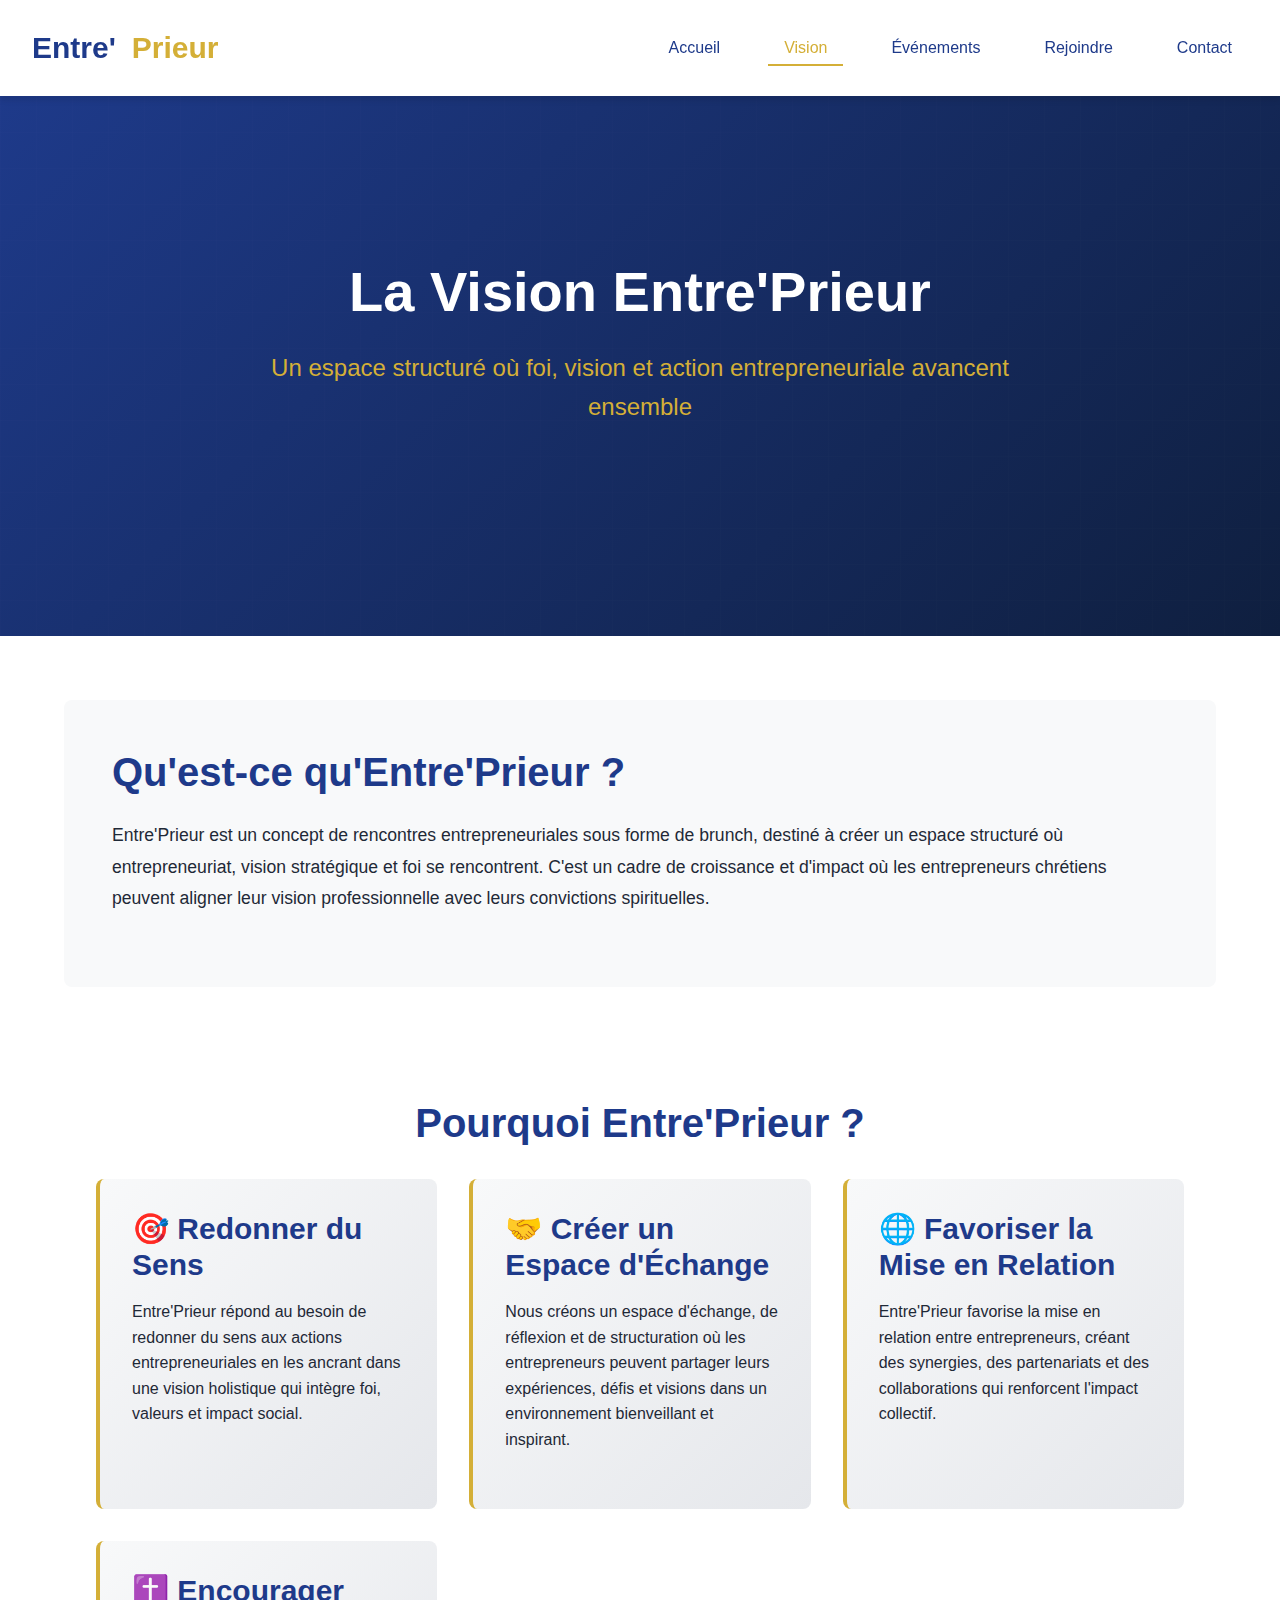
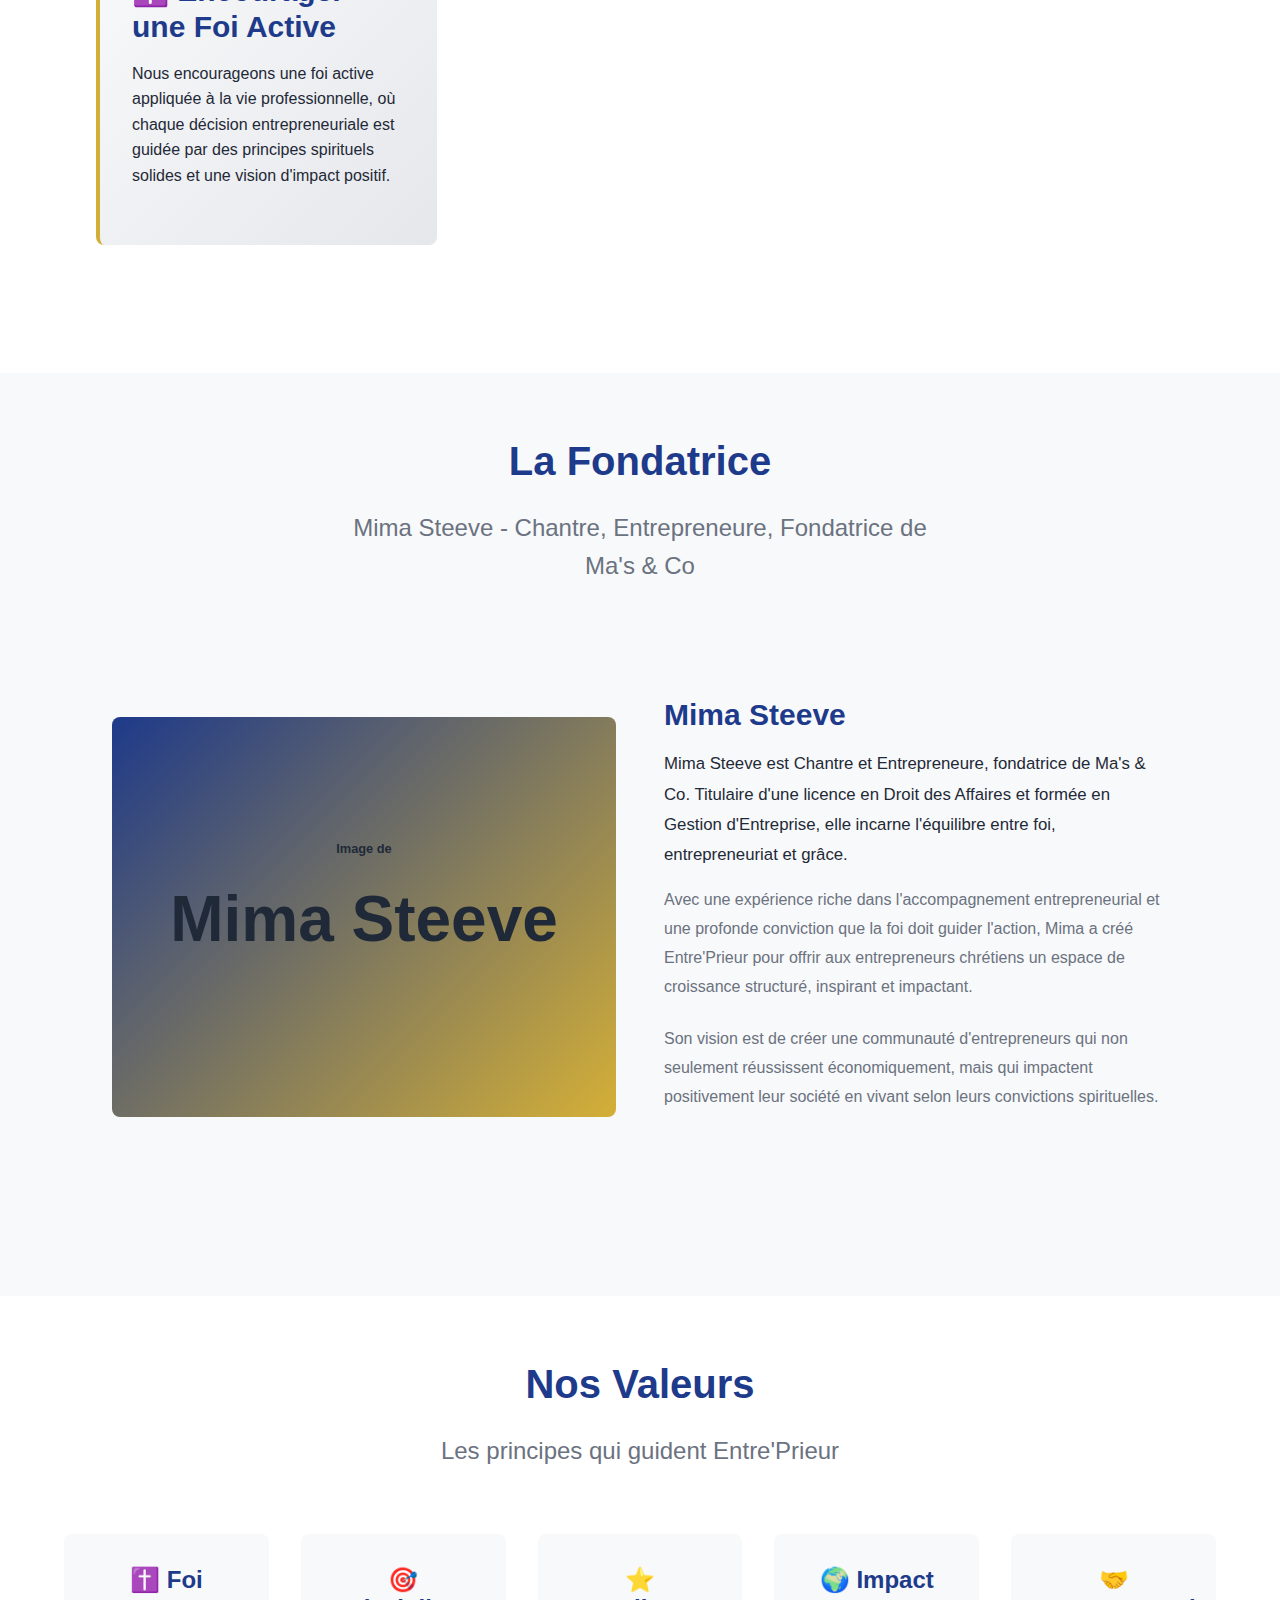
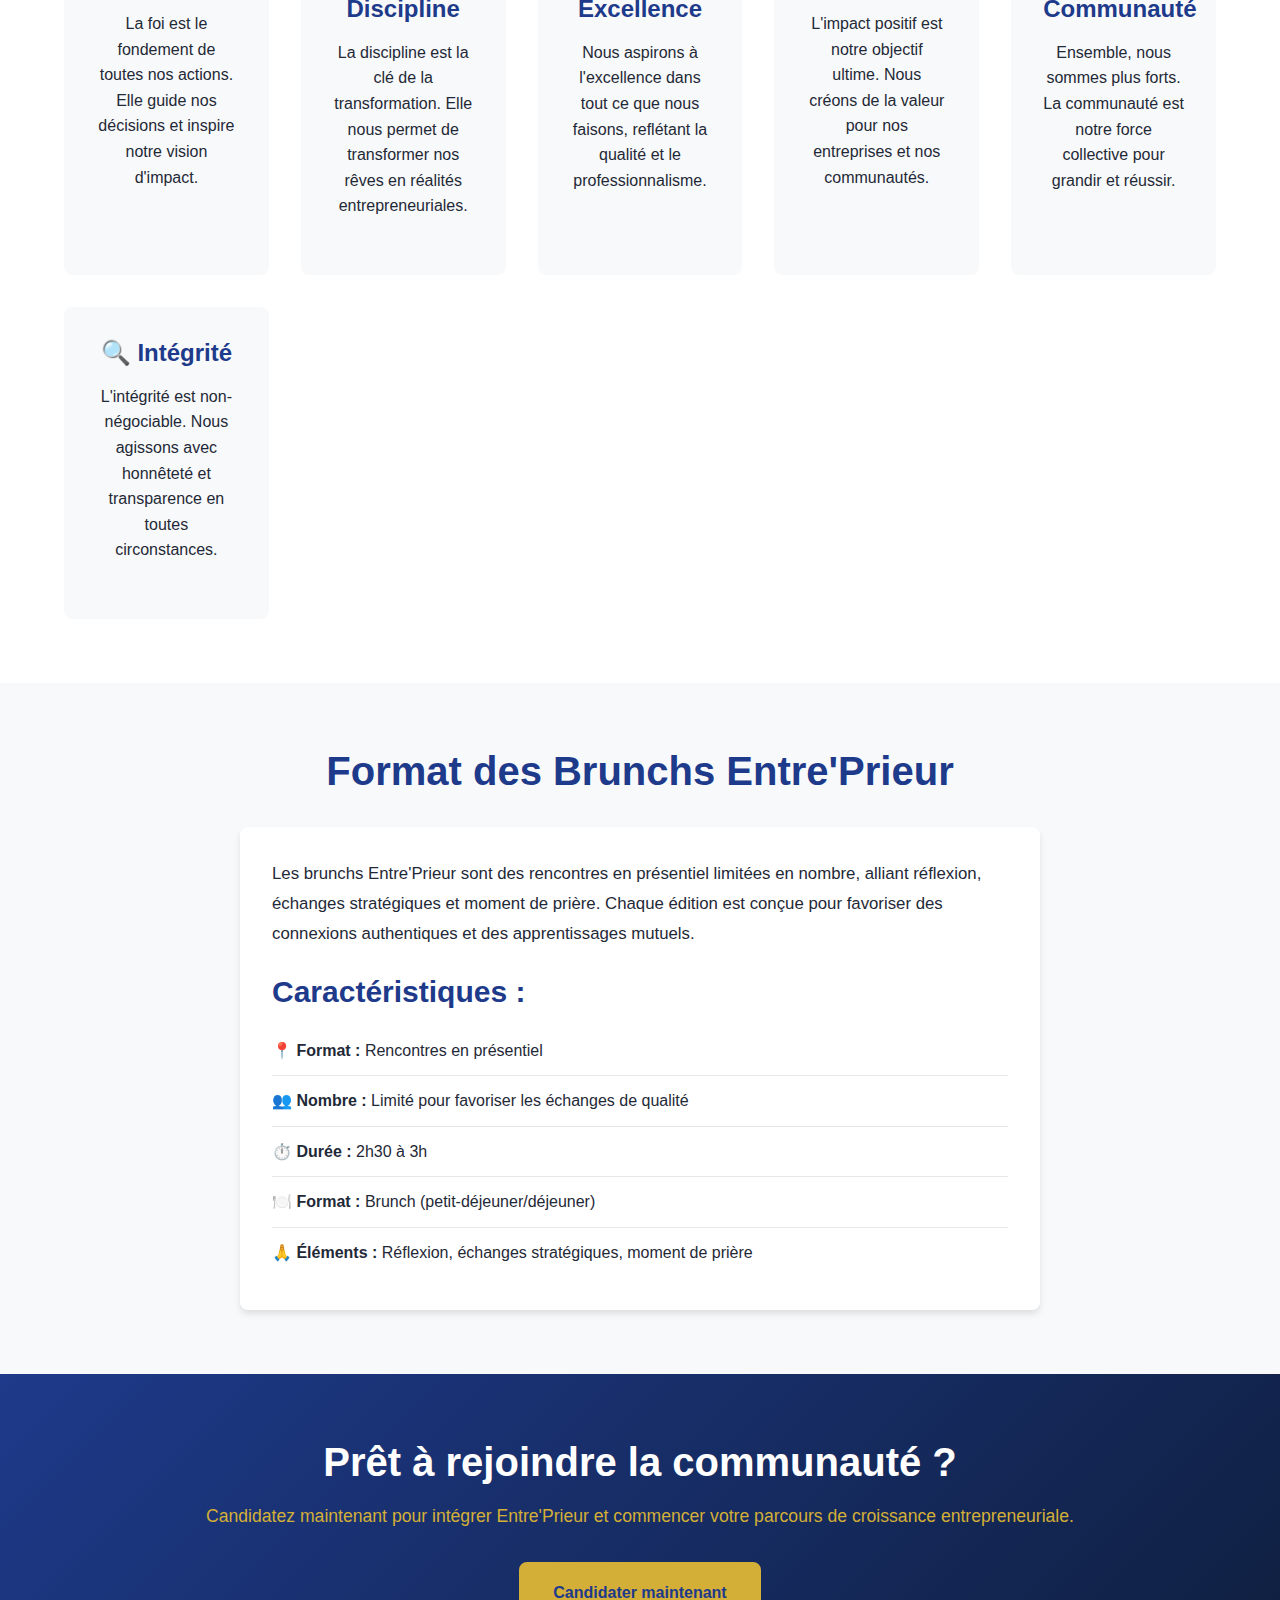
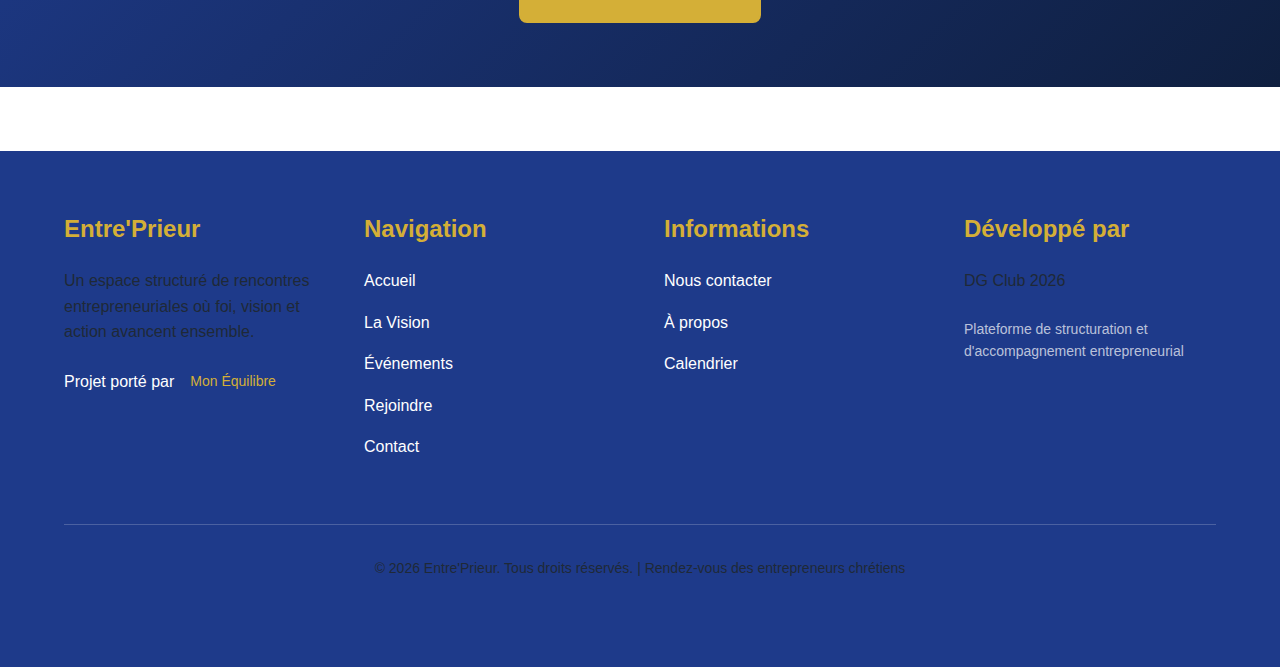
<file: vision.html>
<!DOCTYPE html>
<html lang="fr">
<head>
  <meta charset="UTF-8">
  <meta name="viewport" content="width=device-width, initial-scale=1.0">
  <meta name="description" content="La Vision d'Entre'Prieur - Rendez-vous des entrepreneurs chrétiens. Découvrez notre concept et nos valeurs.">
  <meta name="keywords" content="vision, entrepreneurs, chrétiens, foi, entrepreneuriat">
  <meta name="author" content="Entre'Prieur">
  
  <title>La Vision - Entre'Prieur</title>
  <link rel="stylesheet" href="css/style.css">
  <link rel="icon" type="image/svg+xml" href="data:image/svg+xml,<svg xmlns='http://www.w3.org/2000/svg' viewBox='0 0 100 100'><text y='75' font-size='75' fill='%231e3a8a' font-weight='bold'>E</text></svg>">
</head>
<body>
  <!-- ============================================
       HEADER & NAVIGATION
       ============================================ -->
  <header>
    <nav class="navbar">
      <div class="logo">
        Entre'<span>Prieur</span>
      </div>
      <nav>
        <ul>
          <li><a href="index.html">Accueil</a></li>
          <li><a href="vision.html">Vision</a></li>
          <li><a href="evenements.html">Événements</a></li>
          <li><a href="rejoindre.html">Rejoindre</a></li>
          <li><a href="contact.html">Contact</a></li>
        </ul>
      </nav>
      <div class="hamburger">
        <span></span>
        <span></span>
        <span></span>
      </div>
    </nav>
  </header>

  <!-- ============================================
       PAGE CONTENT
       ============================================ -->
  <main>
    <!-- Hero Section -->
    <section class="hero" style="min-height: 60vh; background: linear-gradient(135deg, #1e3a8a 0%, #0f1f3f 100%);">
      <div class="hero-content">
        <h1 style="color: white;">La Vision Entre'Prieur</h1>
        <p class="subtitle">Un espace structuré où foi, vision et action entrepreneuriale avancent ensemble</p>
      </div>
    </section>

    <!-- Introduction -->
    <section>
      <div class="container">
        <div class="vision-intro">
          <h2>Qu'est-ce qu'Entre'Prieur ?</h2>
          <p style="font-size: 1.1rem; line-height: 1.8;">
            Entre'Prieur est un concept de rencontres entrepreneuriales sous forme de brunch, destiné à créer un espace structuré où entrepreneuriat, vision stratégique et foi se rencontrent. C'est un cadre de croissance et d'impact où les entrepreneurs chrétiens peuvent aligner leur vision professionnelle avec leurs convictions spirituelles.
          </p>
        </div>

        <!-- Pourquoi Entre'Prieur -->
        <section style="margin-top: 3rem;">
          <h2 style="text-align: center; margin-bottom: 2rem;">Pourquoi Entre'Prieur ?</h2>
          
          <div style="display: grid; grid-template-columns: repeat(auto-fit, minmax(280px, 1fr)); gap: 2rem; margin-top: 2rem;">
            <div style="background: linear-gradient(135deg, #f8f9fa 0%, #e5e7eb 100%); padding: 2rem; border-radius: 8px; border-left: 4px solid #d4af37;">
              <h3 style="color: #1e3a8a; margin-bottom: 1rem;">🎯 Redonner du Sens</h3>
              <p>Entre'Prieur répond au besoin de redonner du sens aux actions entrepreneuriales en les ancrant dans une vision holistique qui intègre foi, valeurs et impact social.</p>
            </div>

            <div style="background: linear-gradient(135deg, #f8f9fa 0%, #e5e7eb 100%); padding: 2rem; border-radius: 8px; border-left: 4px solid #d4af37;">
              <h3 style="color: #1e3a8a; margin-bottom: 1rem;">🤝 Créer un Espace d'Échange</h3>
              <p>Nous créons un espace d'échange, de réflexion et de structuration où les entrepreneurs peuvent partager leurs expériences, défis et visions dans un environnement bienveillant et inspirant.</p>
            </div>

            <div style="background: linear-gradient(135deg, #f8f9fa 0%, #e5e7eb 100%); padding: 2rem; border-radius: 8px; border-left: 4px solid #d4af37;">
              <h3 style="color: #1e3a8a; margin-bottom: 1rem;">🌐 Favoriser la Mise en Relation</h3>
              <p>Entre'Prieur favorise la mise en relation entre entrepreneurs, créant des synergies, des partenariats et des collaborations qui renforcent l'impact collectif.</p>
            </div>

            <div style="background: linear-gradient(135deg, #f8f9fa 0%, #e5e7eb 100%); padding: 2rem; border-radius: 8px; border-left: 4px solid #d4af37;">
              <h3 style="color: #1e3a8a; margin-bottom: 1rem;">✝️ Encourager une Foi Active</h3>
              <p>Nous encourageons une foi active appliquée à la vie professionnelle, où chaque décision entrepreneuriale est guidée par des principes spirituels solides et une vision d'impact positif.</p>
            </div>
          </div>
        </section>
      </div>
    </section>

    <!-- La Fondatrice -->
    <section style="background-color: #f8f9fa;">
      <div class="container">
        <div class="section-title">
          <h2>La Fondatrice</h2>
          <p>Mima Steeve - Chantre, Entrepreneure, Fondatrice de Ma's & Co</p>
        </div>

        <div class="founder-card">
          <div class="founder-image">
            <!-- Placeholder pour l'image de Mima Steeve -->
            <div style="text-align: center; color: white;">
              <p style="font-size: 0.8rem; margin-bottom: 0.5rem;">Image de</p>
              <p style="font-weight: bold;">Mima Steeve</p>
            </div>
          </div>
          <div>
            <h3 style="color: #1e3a8a; margin-bottom: 1rem;">Mima Steeve</h3>
            <p style="font-size: 1.05rem; line-height: 1.8; margin-bottom: 1rem;">
              Mima Steeve est Chantre et Entrepreneure, fondatrice de Ma's & Co. Titulaire d'une licence en Droit des Affaires et formée en Gestion d'Entreprise, elle incarne l'équilibre entre foi, entrepreneuriat et grâce.
            </p>
            <p style="font-size: 1rem; line-height: 1.8; color: #6b7280;">
              Avec une expérience riche dans l'accompagnement entrepreneurial et une profonde conviction que la foi doit guider l'action, Mima a créé Entre'Prieur pour offrir aux entrepreneurs chrétiens un espace de croissance structuré, inspirant et impactant.
            </p>
            <p style="font-size: 1rem; line-height: 1.8; color: #6b7280; margin-top: 1rem;">
              Son vision est de créer une communauté d'entrepreneurs qui non seulement réussissent économiquement, mais qui impactent positivement leur société en vivant selon leurs convictions spirituelles.
            </p>
          </div>
        </div>
      </div>
    </section>

    <!-- Les Valeurs -->
    <section>
      <div class="container">
        <div class="section-title">
          <h2>Nos Valeurs</h2>
          <p>Les principes qui guident Entre'Prieur</p>
        </div>

        <div class="values-grid">
          <div class="value-item">
            <h4>✝️ Foi</h4>
            <p>La foi est le fondement de toutes nos actions. Elle guide nos décisions et inspire notre vision d'impact.</p>
          </div>

          <div class="value-item">
            <h4>🎯 Discipline</h4>
            <p>La discipline est la clé de la transformation. Elle nous permet de transformer nos rêves en réalités entrepreneuriales.</p>
          </div>

          <div class="value-item">
            <h4>⭐ Excellence</h4>
            <p>Nous aspirons à l'excellence dans tout ce que nous faisons, reflétant la qualité et le professionnalisme.</p>
          </div>

          <div class="value-item">
            <h4>🌍 Impact</h4>
            <p>L'impact positif est notre objectif ultime. Nous créons de la valeur pour nos entreprises et nos communautés.</p>
          </div>

          <div class="value-item">
            <h4>🤝 Communauté</h4>
            <p>Ensemble, nous sommes plus forts. La communauté est notre force collective pour grandir et réussir.</p>
          </div>

          <div class="value-item">
            <h4>🔍 Intégrité</h4>
            <p>L'intégrité est non-négociable. Nous agissons avec honnêteté et transparence en toutes circonstances.</p>
          </div>
        </div>
      </div>
    </section>

    <!-- Format des Brunchs -->
    <section style="background-color: #f8f9fa;">
      <div class="container">
        <h2 style="text-align: center; margin-bottom: 2rem;">Format des Brunchs Entre'Prieur</h2>
        
        <div style="max-width: 800px; margin: 0 auto; background: white; padding: 2rem; border-radius: 8px; box-shadow: 0 4px 6px rgba(0, 0, 0, 0.1);">
          <p style="font-size: 1.05rem; line-height: 1.8; margin-bottom: 1.5rem;">
            Les brunchs Entre'Prieur sont des rencontres en présentiel limitées en nombre, alliant réflexion, échanges stratégiques et moment de prière. Chaque édition est conçue pour favoriser des connexions authentiques et des apprentissages mutuels.
          </p>
          
          <h3 style="color: #1e3a8a; margin: 1.5rem 0 1rem 0;">Caractéristiques :</h3>
          <ul style="list-style: none; padding: 0;">
            <li style="padding: 0.75rem 0; border-bottom: 1px solid #e5e7eb;">
              <strong>📍 Format :</strong> Rencontres en présentiel
            </li>
            <li style="padding: 0.75rem 0; border-bottom: 1px solid #e5e7eb;">
              <strong>👥 Nombre :</strong> Limité pour favoriser les échanges de qualité
            </li>
            <li style="padding: 0.75rem 0; border-bottom: 1px solid #e5e7eb;">
              <strong>⏱️ Durée :</strong> 2h30 à 3h
            </li>
            <li style="padding: 0.75rem 0; border-bottom: 1px solid #e5e7eb;">
              <strong>🍽️ Format :</strong> Brunch (petit-déjeuner/déjeuner)
            </li>
            <li style="padding: 0.75rem 0;">
              <strong>🙏 Éléments :</strong> Réflexion, échanges stratégiques, moment de prière
            </li>
          </ul>
        </div>
      </div>
    </section>

    <!-- CTA -->
    <section style="background: linear-gradient(135deg, #1e3a8a 0%, #0f1f3f 100%); color: white; text-align: center;">
      <div class="container">
        <h2 style="color: white; margin-bottom: 1rem;">Prêt à rejoindre la communauté ?</h2>
        <p style="font-size: 1.1rem; margin-bottom: 2rem; color: #d4af37;">
          Candidatez maintenant pour intégrer Entre'Prieur et commencer votre parcours de croissance entrepreneuriale.
        </p>
        <a href="rejoindre.html" class="btn btn-primary">Candidater maintenant</a>
      </div>
    </section>
  </main>

  <!-- ============================================
       FOOTER
       ============================================ -->
  <footer>
    <div class="container">
      <div class="footer-content">
        <div class="footer-section">
          <h4>Entre'Prieur</h4>
          <p>Un espace structuré de rencontres entrepreneuriales où foi, vision et action avancent ensemble.</p>
          <div class="footer-logo">
            <span>Projet porté par</span>
            <small>Mon Équilibre</small>
          </div>
        </div>

        <div class="footer-section">
          <h4>Navigation</h4>
          <ul>
            <li><a href="index.html">Accueil</a></li>
            <li><a href="vision.html">La Vision</a></li>
            <li><a href="evenements.html">Événements</a></li>
            <li><a href="rejoindre.html">Rejoindre</a></li>
            <li><a href="contact.html">Contact</a></li>
          </ul>
        </div>

        <div class="footer-section">
          <h4>Informations</h4>
          <ul>
            <li><a href="contact.html">Nous contacter</a></li>
            <li><a href="vision.html">À propos</a></li>
            <li><a href="evenements.html">Calendrier</a></li>
          </ul>
        </div>

        <div class="footer-section">
          <h4>Développé par</h4>
          <p>DG Club 2026</p>
          <p style="font-size: 0.875rem; margin-top: 1rem; color: rgba(255, 255, 255, 0.7);">Plateforme de structuration et d'accompagnement entrepreneurial</p>
        </div>
      </div>

      <div class="footer-bottom">
        <p>&copy; 2026 Entre'Prieur. Tous droits réservés. | Rendez-vous des entrepreneurs chrétiens</p>
      </div>
    </div>
  </footer>

  <script src="js/script.js"></script>
</body>
</html>
</file>
<file: css/style.css>
/* ============================================
   ENTRE'PRIEUR - STYLE PRINCIPAL
   Design Premium, Inspirant et Structuré
   Couleurs : Bleu Marine (#1e3a8a), Or (#d4af37), Blanc, Gris clair
   ============================================ */

/* ============================================
   1. VARIABLES CSS & RESET
   ============================================ */

:root {
  /* Couleurs */
  --color-primary: #1e3a8a;      /* Bleu marine */
  --color-accent: #d4af37;       /* Or */
  --color-white: #ffffff;        /* Blanc */
  --color-light-gray: #f8f9fa;   /* Gris clair */
  --color-dark-gray: #6b7280;    /* Gris foncé */
  --color-text: #1f2937;         /* Texte principal */
  --color-border: #e5e7eb;       /* Bordures */
  
  /* Typographie */
  --font-family: 'Segoe UI', Tahoma, Geneva, Verdana, sans-serif;
  --font-size-base: 16px;
  --font-size-h1: 3.5rem;
  --font-size-h2: 2.5rem;
  --font-size-h3: 1.875rem;
  --font-size-h4: 1.5rem;
  --font-size-body: 1rem;
  --font-size-small: 0.875rem;
  
  /* Espacement */
  --spacing-xs: 0.5rem;
  --spacing-sm: 1rem;
  --spacing-md: 1.5rem;
  --spacing-lg: 2rem;
  --spacing-xl: 3rem;
  --spacing-2xl: 4rem;
  
  /* Ombres */
  --shadow-sm: 0 1px 2px rgba(0, 0, 0, 0.05);
  --shadow-md: 0 4px 6px rgba(0, 0, 0, 0.1);
  --shadow-lg: 0 10px 15px rgba(0, 0, 0, 0.1);
  --shadow-xl: 0 20px 25px rgba(0, 0, 0, 0.15);
  
  /* Transitions */
  --transition-fast: 0.2s ease-in-out;
  --transition-normal: 0.3s ease-in-out;
  --transition-slow: 0.5s ease-in-out;
  
  /* Rayon des bordures */
  --border-radius: 8px;
}

* {
  margin: 0;
  padding: 0;
  box-sizing: border-box;
}

html {
  scroll-behavior: smooth;
}

body {
  font-family: var(--font-family);
  font-size: var(--font-size-body);
  color: var(--color-text);
  background-color: var(--color-white);
  line-height: 1.6;
}

/* ============================================
   2. TYPOGRAPHIE
   ============================================ */

h1, h2, h3, h4, h5, h6 {
  font-weight: 700;
  line-height: 1.2;
  margin-bottom: var(--spacing-md);
  color: var(--color-primary);
}

h1 {
  font-size: var(--font-size-h1);
}

h2 {
  font-size: var(--font-size-h2);
}

h3 {
  font-size: var(--font-size-h3);
}

h4 {
  font-size: var(--font-size-h4);
}

p {
  margin-bottom: var(--spacing-md);
  color: var(--color-text);
}

a {
  color: var(--color-primary);
  text-decoration: none;
  transition: color var(--transition-fast);
}

a:hover {
  color: var(--color-accent);
}

/* ============================================
   3. HEADER & NAVIGATION
   ============================================ */

header {
  background-color: var(--color-white);
  box-shadow: var(--shadow-md);
  position: sticky;
  top: 0;
  z-index: 1000;
  transition: all var(--transition-normal);
}

header.scrolled {
  box-shadow: var(--shadow-lg);
}

.navbar {
  display: flex;
  justify-content: space-between;
  align-items: center;
  padding: var(--spacing-md) var(--spacing-lg);
  max-width: 1280px;
  margin: 0 auto;
}

.logo {
  font-size: var(--font-size-h3);
  font-weight: 700;
  color: var(--color-primary);
  display: flex;
  align-items: center;
  gap: var(--spacing-sm);
}

.logo span {
  color: var(--color-accent);
}

nav ul {
  display: flex;
  list-style: none;
  gap: var(--spacing-lg);
}

nav a {
  font-weight: 500;
  padding: var(--spacing-xs) var(--spacing-sm);
  border-bottom: 2px solid transparent;
  transition: all var(--transition-fast);
}

nav a:hover,
nav a.active {
  color: var(--color-accent);
  border-bottom-color: var(--color-accent);
}

.hamburger {
  display: none;
  flex-direction: column;
  cursor: pointer;
  gap: 6px;
}

.hamburger span {
  width: 25px;
  height: 3px;
  background-color: var(--color-primary);
  border-radius: 2px;
  transition: all var(--transition-fast);
}

/* ============================================
   4. HERO SECTION
   ============================================ */

.hero {
  position: relative;
  min-height: 100vh;
  display: flex;
  align-items: center;
  justify-content: center;
  background: linear-gradient(135deg, var(--color-primary) 0%, #0f1f3f 100%);
  color: var(--color-white);
  overflow: hidden;
  padding: var(--spacing-2xl) var(--spacing-lg);
}

.hero::before {
  content: '';
  position: absolute;
  top: 0;
  left: 0;
  right: 0;
  bottom: 0;
  background: url('data:image/svg+xml,<svg xmlns="http://www.w3.org/2000/svg" viewBox="0 0 1200 600"><defs><pattern id="grid" width="40" height="40" patternUnits="userSpaceOnUse"><path d="M 40 0 L 0 0 0 40" fill="none" stroke="rgba(255,255,255,0.05)" stroke-width="1"/></pattern></defs><rect width="1200" height="600" fill="url(%23grid)"/></svg>');
  opacity: 0.3;
}

.hero-content {
  position: relative;
  z-index: 2;
  text-align: center;
  max-width: 800px;
  animation: fadeInUp 0.8s ease-out;
}

.hero h1 {
  font-size: clamp(2rem, 8vw, 3.5rem);
  color: var(--color-white);
  margin-bottom: var(--spacing-md);
  font-weight: 700;
}

.hero .subtitle {
  font-size: clamp(1.2rem, 4vw, 1.5rem);
  color: var(--color-accent);
  margin-bottom: var(--spacing-xl);
  font-weight: 300;
}

.hero-buttons {
  display: flex;
  gap: var(--spacing-md);
  justify-content: center;
  flex-wrap: wrap;
  margin-top: var(--spacing-xl);
}

/* Parallaxe effect */
.hero {
  background-attachment: fixed;
}

/* ============================================
   5. BOUTONS
   ============================================ */

.btn {
  display: inline-block;
  padding: var(--spacing-sm) var(--spacing-lg);
  border: 2px solid transparent;
  border-radius: var(--border-radius);
  font-size: var(--font-size-body);
  font-weight: 600;
  cursor: pointer;
  transition: all var(--transition-fast);
  text-decoration: none;
  text-align: center;
  min-width: 150px;
}

.btn-primary {
  background-color: var(--color-accent);
  color: var(--color-primary);
  border-color: var(--color-accent);
}

.btn-primary:hover {
  background-color: transparent;
  color: var(--color-accent);
  transform: translateY(-2px);
  box-shadow: 0 8px 16px rgba(212, 175, 55, 0.3);
}

.btn-secondary {
  background-color: transparent;
  color: var(--color-white);
  border-color: var(--color-white);
}

.btn-secondary:hover {
  background-color: var(--color-white);
  color: var(--color-primary);
  transform: translateY(-2px);
  box-shadow: 0 8px 16px rgba(255, 255, 255, 0.2);
}

.btn-dark {
  background-color: var(--color-primary);
  color: var(--color-white);
  border-color: var(--color-primary);
}

.btn-dark:hover {
  background-color: transparent;
  color: var(--color-primary);
  border-color: var(--color-primary);
  transform: translateY(-2px);
  box-shadow: var(--shadow-lg);
}

/* ============================================
   6. SECTIONS PRINCIPALES
   ============================================ */

section {
  padding: var(--spacing-2xl) var(--spacing-lg);
}

.section-title {
  text-align: center;
  margin-bottom: var(--spacing-2xl);
}

.section-title h2 {
  font-size: var(--font-size-h2);
  margin-bottom: var(--spacing-md);
}

.section-title p {
  font-size: var(--font-size-h4);
  color: var(--color-dark-gray);
  max-width: 600px;
  margin: 0 auto;
}

.container {
  max-width: 1280px;
  margin: 0 auto;
  padding: 0 var(--spacing-lg);
}

/* ============================================
   7. ÉVÉNEMENT PRINCIPAL
   ============================================ */

.event-section {
  background: linear-gradient(135deg, var(--color-light-gray) 0%, var(--color-white) 100%);
}

.event-card {
  background-color: var(--color-white);
  border-radius: var(--border-radius);
  padding: var(--spacing-xl);
  box-shadow: var(--shadow-lg);
  border-left: 4px solid var(--color-accent);
  transition: all var(--transition-normal);
  max-width: 600px;
  margin: 0 auto;
}

.event-card:hover {
  transform: translateY(-8px);
  box-shadow: var(--shadow-xl);
}

.event-card h3 {
  color: var(--color-primary);
  margin-bottom: var(--spacing-md);
}

.event-details {
  display: grid;
  grid-template-columns: 1fr 1fr;
  gap: var(--spacing-md);
  margin: var(--spacing-md) 0;
}

.event-detail {
  padding: var(--spacing-md);
  background-color: var(--color-light-gray);
  border-radius: var(--border-radius);
}

.event-detail strong {
  color: var(--color-primary);
}

.countdown {
  display: grid;
  grid-template-columns: repeat(4, 1fr);
  gap: var(--spacing-md);
  margin: var(--spacing-xl) 0;
  text-align: center;
}

.countdown-item {
  background-color: var(--color-primary);
  color: var(--color-white);
  padding: var(--spacing-md);
  border-radius: var(--border-radius);
  font-weight: 700;
}

.countdown-item span {
  display: block;
  font-size: 2rem;
  margin-bottom: var(--spacing-xs);
}

.countdown-item p {
  font-size: var(--font-size-small);
  margin: 0;
}

/* ============================================
   8. CARTES DES 4 PILIERS
   ============================================ */

.pillars-grid {
  display: grid;
  grid-template-columns: repeat(auto-fit, minmax(250px, 1fr));
  gap: var(--spacing-lg);
  margin-top: var(--spacing-xl);
}

.pillar-card {
  background-color: var(--color-white);
  border-radius: var(--border-radius);
  padding: var(--spacing-xl);
  text-align: center;
  box-shadow: var(--shadow-md);
  transition: all var(--transition-normal);
  cursor: pointer;
  perspective: 1000px;
  min-height: 300px;
  display: flex;
  flex-direction: column;
  justify-content: center;
  align-items: center;
}

.pillar-card:hover {
  transform: translateY(-8px) rotateX(5deg);
  box-shadow: var(--shadow-xl);
}

.pillar-icon {
  font-size: 3rem;
  margin-bottom: var(--spacing-md);
  display: block;
  height: 80px;
  display: flex;
  align-items: center;
  justify-content: center;
}

.pillar-card h3 {
  color: var(--color-primary);
  margin-bottom: var(--spacing-md);
}

.pillar-card p {
  color: var(--color-dark-gray);
  font-size: var(--font-size-small);
  margin: 0;
}

/* ============================================
   9. CITATION INSPIRANTE
   ============================================ */

.quote-section {
  background: linear-gradient(135deg, var(--color-primary) 0%, #0f1f3f 100%);
  color: var(--color-white);
  text-align: center;
  padding: var(--spacing-2xl) var(--spacing-lg);
}

.quote-section blockquote {
  font-size: clamp(1.5rem, 5vw, 2.5rem);
  font-weight: 300;
  font-style: italic;
  max-width: 800px;
  margin: 0 auto;
  line-height: 1.8;
}

.quote-section blockquote::before,
.quote-section blockquote::after {
  content: '"';
  color: var(--color-accent);
  font-size: 3rem;
  line-height: 0;
  vertical-align: -0.4em;
  margin: 0 var(--spacing-xs);
}

/* ============================================
   10. FORMULAIRES
   ============================================ */

.form-group {
  margin-bottom: var(--spacing-lg);
}

label {
  display: block;
  margin-bottom: var(--spacing-xs);
  font-weight: 600;
  color: var(--color-primary);
}

input[type="text"],
input[type="email"],
input[type="tel"],
select,
textarea {
  width: 100%;
  padding: var(--spacing-sm);
  border: 2px solid var(--color-border);
  border-radius: var(--border-radius);
  font-family: var(--font-family);
  font-size: var(--font-size-body);
  transition: all var(--transition-fast);
}

input[type="text"]:focus,
input[type="email"]:focus,
input[type="tel"]:focus,
select:focus,
textarea:focus {
  outline: none;
  border-color: var(--color-primary);
  box-shadow: 0 0 0 3px rgba(30, 58, 138, 0.1);
}

textarea {
  resize: vertical;
  min-height: 120px;
}

.checkbox-group {
  display: flex;
  align-items: center;
  gap: var(--spacing-sm);
  margin-bottom: var(--spacing-md);
}

input[type="checkbox"] {
  width: 20px;
  height: 20px;
  cursor: pointer;
  accent-color: var(--color-primary);
}

.form-container {
  max-width: 600px;
  margin: 0 auto;
  background-color: var(--color-light-gray);
  padding: var(--spacing-xl);
  border-radius: var(--border-radius);
}

/* ============================================
   11. FOOTER
   ============================================ */

footer {
  background-color: var(--color-primary);
  color: var(--color-white);
  padding: var(--spacing-2xl) var(--spacing-lg);
  margin-top: var(--spacing-2xl);
}

.footer-content {
  max-width: 1280px;
  margin: 0 auto;
  display: grid;
  grid-template-columns: repeat(auto-fit, minmax(250px, 1fr));
  gap: var(--spacing-xl);
  margin-bottom: var(--spacing-xl);
}

.footer-section h4 {
  color: var(--color-accent);
  margin-bottom: var(--spacing-md);
}

.footer-section ul {
  list-style: none;
}

.footer-section ul li {
  margin-bottom: var(--spacing-sm);
}

.footer-section a {
  color: var(--color-white);
  transition: color var(--transition-fast);
}

.footer-section a:hover {
  color: var(--color-accent);
}

.footer-bottom {
  border-top: 1px solid rgba(255, 255, 255, 0.2);
  padding-top: var(--spacing-lg);
  text-align: center;
  font-size: var(--font-size-small);
}

.footer-logo {
  display: flex;
  align-items: center;
  gap: var(--spacing-sm);
  margin-bottom: var(--spacing-md);
}

.footer-logo small {
  color: var(--color-accent);
  font-size: var(--font-size-small);
}

/* ============================================
   12. ANIMATIONS
   ============================================ */

@keyframes fadeInUp {
  from {
    opacity: 0;
    transform: translateY(30px);
  }
  to {
    opacity: 1;
    transform: translateY(0);
  }
}

@keyframes fadeIn {
  from {
    opacity: 0;
  }
  to {
    opacity: 1;
  }
}

@keyframes slideInLeft {
  from {
    opacity: 0;
    transform: translateX(-30px);
  }
  to {
    opacity: 1;
    transform: translateX(0);
  }
}

@keyframes slideInRight {
  from {
    opacity: 0;
    transform: translateX(30px);
  }
  to {
    opacity: 1;
    transform: translateX(0);
  }
}

@keyframes pulse {
  0%, 100% {
    opacity: 1;
  }
  50% {
    opacity: 0.7;
  }
}

@keyframes flip {
  0% {
    transform: rotateY(0deg);
  }
  100% {
    transform: rotateY(360deg);
  }
}

.animate-fadeInUp {
  animation: fadeInUp 0.6s ease-out;
}

.animate-fadeIn {
  animation: fadeIn 0.6s ease-out;
}

.animate-slideInLeft {
  animation: slideInLeft 0.6s ease-out;
}

.animate-slideInRight {
  animation: slideInRight 0.6s ease-out;
}

/* ============================================
   13. RESPONSIVE DESIGN
   ============================================ */

/* Tablet (768px - 1023px) */
@media (max-width: 1023px) {
  .hero h1 {
    font-size: 2.5rem;
  }
  
  .hero .subtitle {
    font-size: 1.25rem;
  }
  
  .event-details {
    grid-template-columns: 1fr;
  }
  
  .countdown {
    grid-template-columns: repeat(2, 1fr);
  }
  
  nav ul {
    gap: var(--spacing-md);
  }
}

/* Mobile (320px - 767px) */
@media (max-width: 767px) {
  :root {
    --font-size-h1: 2rem;
    --font-size-h2: 1.75rem;
    --font-size-h3: 1.5rem;
    --spacing-xl: 2rem;
    --spacing-2xl: 2.5rem;
  }
  
  .navbar {
    padding: var(--spacing-md);
  }
  
  .hamburger {
    display: flex;
  }
  
  nav {
    position: absolute;
    top: 100%;
    left: 0;
    right: 0;
    background-color: var(--color-white);
    flex-direction: column;
    padding: var(--spacing-lg);
    box-shadow: var(--shadow-lg);
    max-height: 0;
    overflow: hidden;
    transition: max-height var(--transition-normal);
  }
  
  nav.active {
    max-height: 500px;
  }
  
  nav ul {
    flex-direction: column;
    gap: var(--spacing-md);
  }
  
  nav a {
    display: block;
    padding: var(--spacing-sm) 0;
  }
  
  .hamburger.active span:nth-child(1) {
    transform: rotate(45deg) translate(8px, 8px);
  }
  
  .hamburger.active span:nth-child(2) {
    opacity: 0;
  }
  
  .hamburger.active span:nth-child(3) {
    transform: rotate(-45deg) translate(7px, -7px);
  }
  
  .hero {
    min-height: 80vh;
    padding: var(--spacing-lg) var(--spacing-md);
  }
  
  .hero-buttons {
    flex-direction: column;
    gap: var(--spacing-sm);
  }
  
  .btn {
    width: 100%;
    min-width: unset;
  }
  
  section {
    padding: var(--spacing-xl) var(--spacing-md);
  }
  
  .pillars-grid {
    grid-template-columns: 1fr;
  }
  
  .countdown {
    grid-template-columns: repeat(2, 1fr);
    gap: var(--spacing-sm);
  }
  
  .countdown-item span {
    font-size: 1.5rem;
  }
  
  .footer-content {
    grid-template-columns: 1fr;
  }
  
  .quote-section blockquote {
    font-size: 1.5rem;
  }
}

/* ============================================
   14. PAGES SPÉCIFIQUES
   ============================================ */

.vision-intro {
  background-color: var(--color-light-gray);
  padding: var(--spacing-xl);
  border-radius: var(--border-radius);
  margin-bottom: var(--spacing-xl);
}

.founder-card {
  display: grid;
  grid-template-columns: 1fr 1fr;
  gap: var(--spacing-xl);
  align-items: center;
  background-color: var(--color-light-gray);
  padding: var(--spacing-xl);
  border-radius: var(--border-radius);
  margin: var(--spacing-xl) 0;
}

.founder-image {
  width: 100%;
  height: 400px;
  background: linear-gradient(135deg, var(--color-primary) 0%, var(--color-accent) 100%);
  border-radius: var(--border-radius);
  display: flex;
  align-items: center;
  justify-content: center;
  color: var(--color-white);
  font-size: 4rem;
  font-weight: 700;
}

.values-grid {
  display: grid;
  grid-template-columns: repeat(auto-fit, minmax(200px, 1fr));
  gap: var(--spacing-lg);
  margin-top: var(--spacing-xl);
}

.value-item {
  text-align: center;
  padding: var(--spacing-lg);
  background-color: var(--color-light-gray);
  border-radius: var(--border-radius);
  transition: all var(--transition-normal);
}

.value-item:hover {
  background-color: var(--color-primary);
  color: var(--color-white);
}

.value-item:hover h4 {
  color: var(--color-accent);
}

.value-item h4 {
  color: var(--color-primary);
  margin-bottom: var(--spacing-sm);
}

.events-timeline {
  display: grid;
  gap: var(--spacing-lg);
  margin-top: var(--spacing-xl);
}

.event-timeline-item {
  display: grid;
  grid-template-columns: 150px 1fr;
  gap: var(--spacing-lg);
  padding: var(--spacing-lg);
  background-color: var(--color-light-gray);
  border-radius: var(--border-radius);
  border-left: 4px solid var(--color-accent);
}

.event-timeline-item.past {
  opacity: 0.6;
}

.event-date {
  font-weight: 700;
  color: var(--color-primary);
}

.event-timeline-item h4 {
  margin: 0 0 var(--spacing-sm) 0;
}

.contact-info {
  display: grid;
  grid-template-columns: repeat(auto-fit, minmax(250px, 1fr));
  gap: var(--spacing-lg);
  margin: var(--spacing-xl) 0;
}

.contact-item {
  background-color: var(--color-light-gray);
  padding: var(--spacing-lg);
  border-radius: var(--border-radius);
  text-align: center;
}

.contact-item strong {
  color: var(--color-primary);
  display: block;
  margin-bottom: var(--spacing-sm);
}

.success-message {
  background-color: #d4edda;
  color: #155724;
  padding: var(--spacing-lg);
  border-radius: var(--border-radius);
  margin-bottom: var(--spacing-lg);
  display: none;
  animation: fadeIn 0.3s ease-out;
}

.success-message.show {
  display: block;
}

.error-message {
  color: #721c24;
  font-size: var(--font-size-small);
  margin-top: var(--spacing-xs);
  display: none;
}

.error-message.show {
  display: block;
}

input.error,
textarea.error {
  border-color: #dc3545;
}

/* ============================================
   15. UTILITAIRES
   ============================================ */

.text-center {
  text-align: center;
}

.text-accent {
  color: var(--color-accent);
}

.text-primary {
  color: var(--color-primary);
}

.mt-lg {
  margin-top: var(--spacing-lg);
}

.mb-lg {
  margin-bottom: var(--spacing-lg);
}

.p-lg {
  padding: var(--spacing-lg);
}

.hidden {
  display: none !important;
}

.visible {
  display: block !important;
}
</file>
